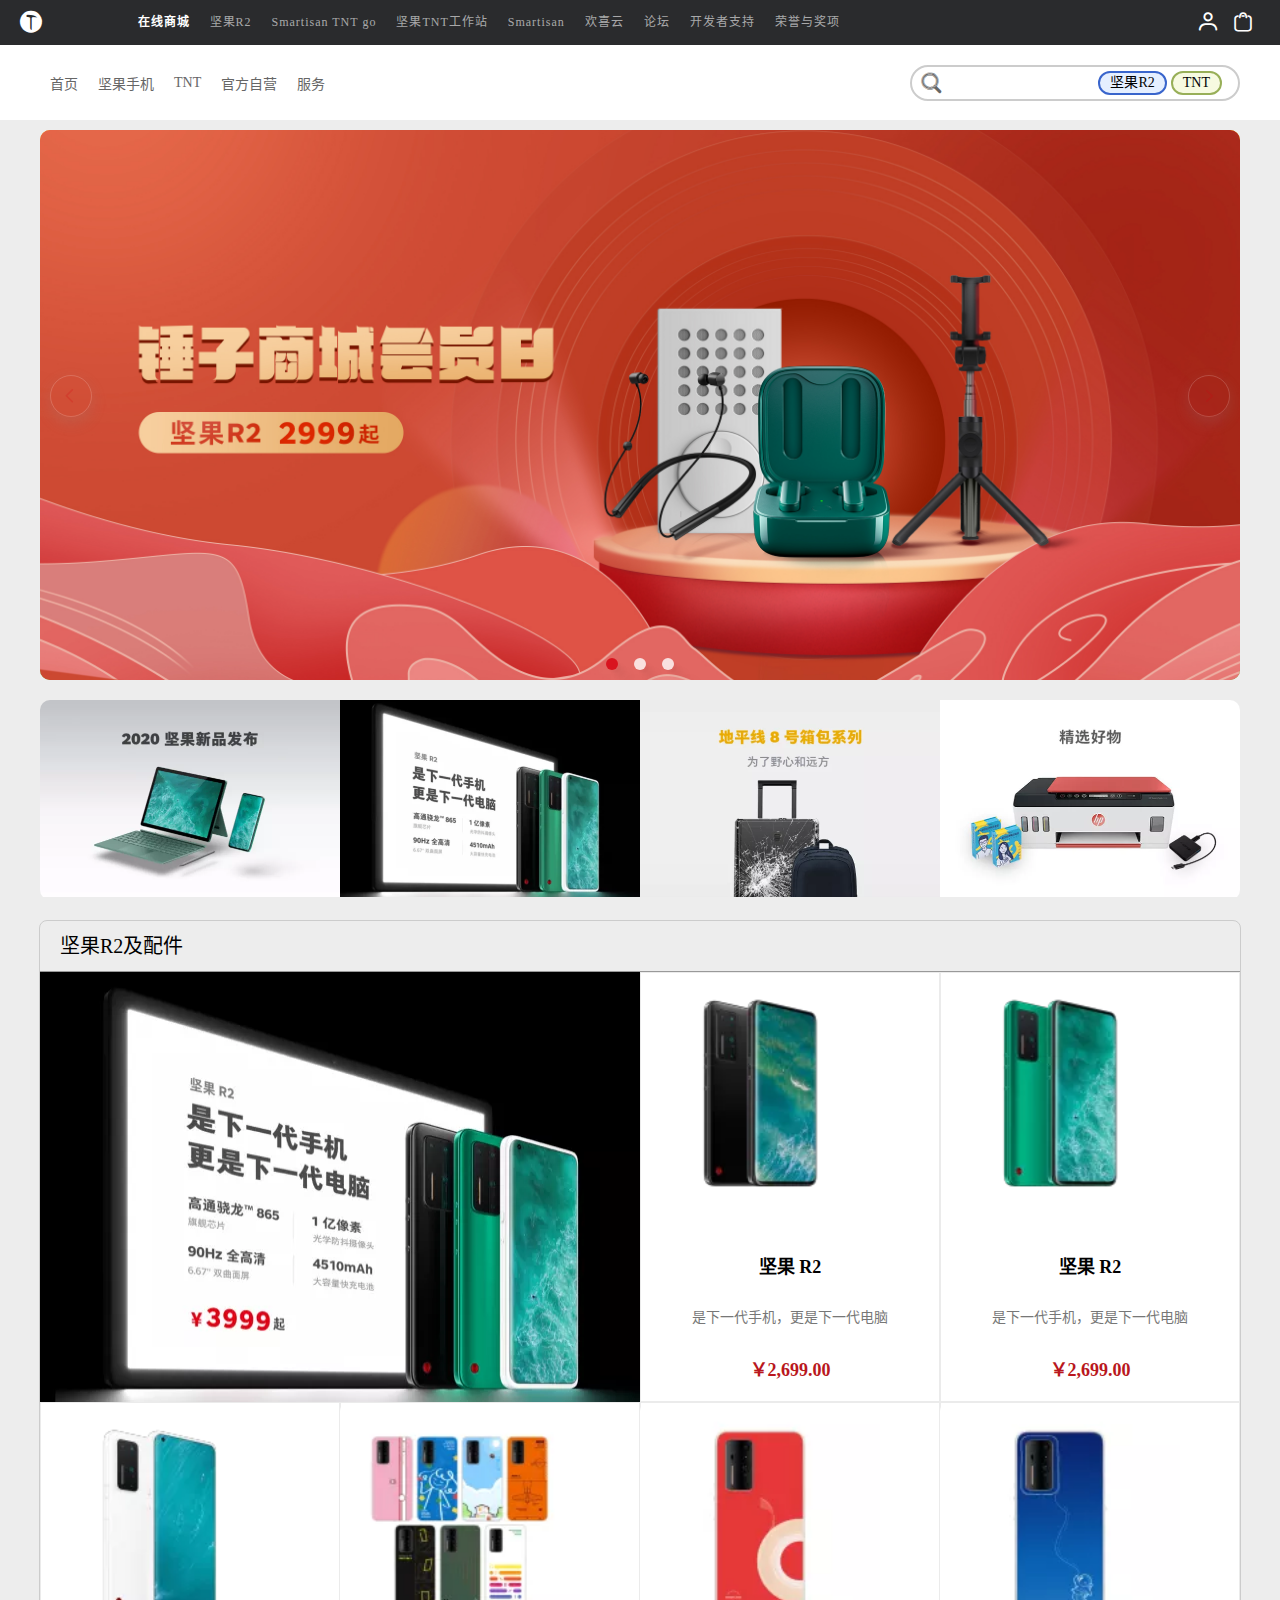
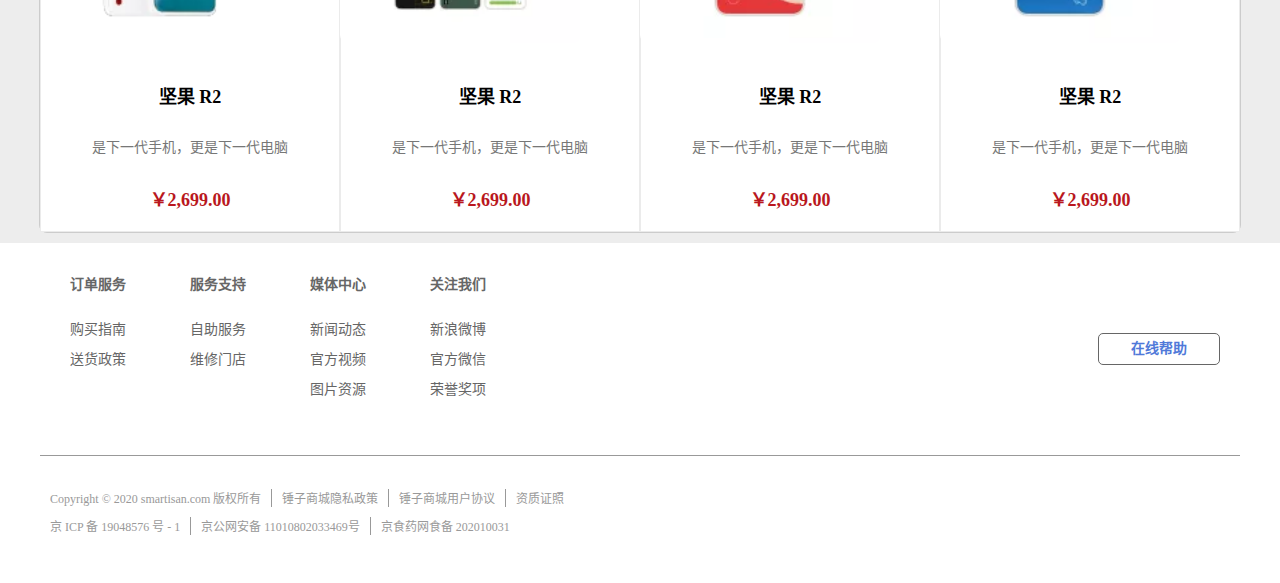
<file: index.html>
<!DOCTYPE html>
<html lang="zh-CN">

<head>
    <meta charset="UTF-8">
    <meta http-equiv="X-UA-Compatible" content="IE=edge">
    <meta name="viewport" content="width=device-width, initial-scale=1.0">
    <title>SmartisanMail</title>
    <link rel="shortcut icon" href="//static.smartisanos.cn/common/img/favicon.ico">
    <link rel="stylesheet" href="fonts/iconfont.css">
    <link rel="stylesheet" href="css/public.css" media="all and (max-width:1200px)">
    <link rel="stylesheet" href="css/mobile.css" media="all and (max-width:1200px)">
    <link rel="stylesheet" href="css/pc.css" media="all and (min-width:480px) and (max-width:1200px)" )>
    <link rel="stylesheet" href="css/max.css" media="all and (min-width:1200px)">
    <style>
        a {
            color: #fff;
            text-decoration: none;
        }
    </style>
</head>

<body>

    <!-- 移动端 -->
    <div class="container">

        <div class="search">
            <div class="input">
                <input id="search-input" type="text" placeholder="请输入搜索关键字">
                <span class="iconfont">&#xe61d;</span>
            </div>
        </div>

        <div class="content">


            <!-- 轮播图 -->
            <!-- <div class="slideshow2">
                <div class="slideshowImg2">
                    <img src="img/BAN1.jpg" alt="">
                    <img src="img/BAN2.jpg" alt="">
                    <img src="img/BAN3.png" alt="">
                </div>
                <div class="pointBox2">
                    <div class="item2"></div>
                    <div class="item2"></div>
                    <div class="item2"></div>
                </div>
                <div class="btn2">
                    <div class="item2"><span class="iconfont">&#xe608;</span></div>
                    <div class="item2"><span class="iconfont">&#xe775;</span></div>
                </div>

            </div> -->


            <div style="height: 45px;width:100%"></div>
            <div class="goods0">
                <div class="goods0-0">
                    <div class="banner">
                        <img src="img/ban1.webp" alt="">
                    </div>
                    <div class="goods0-1">
                        <div class="goods">
                            <img src="img/goods1.webp" alt="">
                        </div>
                        <div class="goods">
                            <img src="img/goods2.webp" alt="">
                        </div>
                        <div class="goods">
                            <img src="img/goods3.webp" alt="">
                        </div>
                        <div class="goods">
                            <img src="img/goods4.webp" alt="">
                        </div>
                    </div>

                </div>
            </div>

            <div class="goods0">
                <div class="goods0-0">
                    <div class="banner">
                        <img src="img/ban2.webp" alt="">
                    </div>
                    <div class="goods0-1">
                        <div class="goods">
                            <img src="img/goodsb1.webp" alt="">
                        </div>
                        <div class="goods">
                            <img src="img/goodsb2.webp" alt="">
                        </div>
                        <div class="goods">
                            <img src="img/goodsb3.webp" alt="">
                        </div>
                        <div class="goods">
                            <img src="img/goodsb4.webp" alt="">
                        </div>
                    </div>

                </div>
            </div>

            <!-- 商品推荐 -->
            <div class="goods1">
                <div class="title">更多商品</div>
                <div class="goods1-1">
                    <!-- 左边 -->
                    <div class="goods1-1-item">
                        <div class="goods1-1-item1">
                            <div class="img-box">
                                <img src="img/g1.webp" alt="">
                            </div>
                            <div class="title">坚果 R2</div>
                            <div class="price">￥2699</div>
                        </div>
                        <div class="goods1-1-item1">
                            <div class="img-box">
                                <img src="img/g3.webp" alt="">
                            </div>
                            <div class="title">Smartisan TNT go</div>
                            <div class="price">￥1699</div>
                        </div>
                        <div class="goods1-1-item1">
                            <div class="img-box">
                                <img src="img/g5.webp" alt="">
                            </div>
                            <div class="title">Smartisan 智能手写笔</div>
                            <div class="price">￥499</div>
                        </div>
                    </div>
                    <!-- 右边 -->
                    <div class="goods1-1-item">
                        <div class="goods1-1-item1">
                            <div class="img-box">
                                <img src="img/g2.webp" alt="">
                            </div>
                            <div class="title">Smartisan TNT 大满足套装</div>
                            <div class="price">￥3999</div>
                        </div>
                        <div class="goods1-1-item1">
                            <div class="img-box">
                                <img src="img/g2.webp" alt="">
                            </div>
                            <div class="title">Smartisan 真无线蓝牙耳机（抖音文创限量款）</div>
                            <div class="price">￥299</div>
                        </div>
                        <div class="goods1-1-item1">
                            <div class="img-box">
                                <img src="img/g6.webp" alt="">
                            </div>
                            <div class="title">足迹保护套 人类首次公开使用乙醚 for iPhone 11</div>
                            <div class="price">￥29</div>
                        </div>
                    </div>
                </div>
            </div>
            <div style="height: 60px;width: 100%;"></div>

        </div>
        


        <div class="nav-bottom">
            <div class="item">
                <span class="iconfont">&#xe61b;</span>
                <p>首页</p>
            </div>
            <div class="item">
                <span class="iconfont">&#xe618;</span>
                <p>分类</p>
            </div>
            <div class="item">
                <span class="iconfont">&#xe65a;</span>
                <p>购物车</p>
            </div>
            <div class="item">
                <span class="iconfont">&#xe61e;</span>
                <p>个人中心</p>
            </div>
        </div>

    </div>

    <!-- pc -->
    <div class="pc">

        <div class="header">
            <div class="nav1">
                <div class="logo"><span class="iconfont">&#xe695;</span></div>
                <div class="nav1-box">
                    <div class="item">在线商城</div>
                    <div class="item" onclick="toDetail()">坚果R2</div>
                    <div class="item" onclick="toNone()">Smartisan TNT go</div>
                    <div class="item" onclick="toNone()">坚果TNT工作站</div>
                    <div class="item" onclick="toNone()">Smartisan</div>
                    <div class="item" onclick="toNone()">欢喜云</div>
                    <div class="item" onclick="toNone()">论坛</div>
                    <div class="item" onclick="toNone()">开发者支持</div>
                    <div class="item" onclick="toNone()">荣誉与奖项</div>
                </div>
                <div class="btn">
                    <div class="item" onclick="toPerson()">
                        <span class="iconfont">&#xe61e;</span>
                        <div class="items">
                            <div onclick="my()">我的</div>
                            <div onclick="exitLogin()">退出登录</div>
                        </div>
                    </div>
                    <div class="item" onclick="toCart()"><span class="iconfont">&#xe65a;</span></div>
                </div>
            </div>
            <div class="nav2">
                <div class="nav2-box">

                    <div class="nav2-item-box">
                        <div class="item">首页</div>
                        <div class="item">坚果手机</div>
                        <div class="item">TNT</div>
                        <div class="item">官方自营</div>
                        <div class="item">服务</div>
                    </div>
                    <div class="search">
                        <div class="input-box">
                            <input type="text">
                            <div class="search-key">
                                <div class="key-item">坚果R2</div>
                                <div class="key-item">TNT</div>
                            </div>
                            <div class="icon"><span class="iconfont">&#xe61d;</span></div>
                        </div>
                    </div>
                </div>
                <div class="nav2-second">

                    <div class="second">
                        <div class="item" onclick="toDetail()">
                            <div class="item-img">
                                <img src="img/g1.webp" alt="">
                            </div>
                            <div class="title">手机</div>
                        </div>
                        <div class="item" onclick="toDetail()">
                            <div class="item-img">
                                <img src="img/g2.webp" alt="">
                            </div>
                            <div class="title">TNT全家桶</div>
                        </div>
                        <div class="item" onclick="toDetail()">
                            <div class="item-img">
                                <img src="img/g3.webp" alt="">
                            </div>
                            <div class="title">TNT go</div>
                        </div>
                        <div class="item" onclick="toDetail()">
                            <div class="item-img">
                                <img src="img/g4.webp" alt="">
                            </div>
                            <div class="title">耳机</div>
                        </div>
                        <div class="item" onclick="toDetail()">
                            <div class="item-img">
                                <img src="img/g6.webp" alt="">
                            </div>
                            <div class="title">官方配件</div>
                        </div>
                    </div>

                    <div class="second">
                        <div class="item" onclick="toDetail()">
                            <div class="item-img">
                                <img src="img/g1.webp" alt="">
                            </div>
                            <div class="title">坚果 R2</div>
                        </div>
                    </div>

                    <div class="second">
                        <div class="item" onclick="toDetail()">
                            <div class="item-img">
                                <img src="img/g2.webp" alt="">
                            </div>
                            <div class="title">TNT全家桶</div>
                        </div>
                        <div class="item" onclick="toDetail()">
                            <div class="item-img">
                                <img src="img/g3.webp" alt="">
                            </div>
                            <div class="title">TNT go</div>
                        </div>
                    </div>

                    <div class="second">
                        <div class="item" onclick="toDetail()">
                            <div class="item-img">
                                <img src="img/c1-4-1.webp" alt="">
                            </div>
                            <div class="title">显示器</div>
                        </div>
                    </div>

                    <div class="second">
                        <div class="item">
                            <div class="item-img">
                                <img src="img/se1.png" alt="">
                            </div>
                            <div class="title">保修服务</div>
                        </div>
                        <div class="item">
                            <div class="item-img">
                                <img src="img/se2.png" alt="">
                            </div>
                            <div class="title">在线服务</div>
                        </div>
                        <div class="item">
                            <div class="item-img">
                                <img src="img/se3.png" alt="">
                            </div>
                            <div class="title">服务政策</div>
                        </div>
                        <div class="item">
                            <div class="item-img">
                                <img src="img/se4.png" alt="">
                            </div>
                            <div class="title">发起售后</div>
                        </div>
                        <div class="item">
                            <div class="item-img">
                                <img src="img/se5.png" alt="">
                            </div>
                            <div class="title">维修门店</div>
                        </div>
                        <div class="item">
                            <div class="item-img">
                                <img src="img/se6.png" alt="">
                            </div>
                            <div class="title">自助服务</div>
                        </div>
                    </div>

                </div>


            </div>
        </div>

        <div class="content">

            <!-- 轮播图 -->
            <div class="slideshow">
                <div class="slideshowImg">
                    <img src="img/BAN1.jpg" alt="">
                    <img src="img/BAN2.jpg" alt="">
                    <img src="img/BAN3.png" alt="">
                </div>
                <div class="pointBox">
                    <div class="item"></div>
                    <div class="item"></div>
                    <div class="item"></div>
                </div>
                <div class="btn">
                    <div class="item"><span class="iconfont">&#xe608;</span></div>
                    <div class="item"><span class="iconfont">&#xe775;</span></div>
                </div>

            </div>

            <!-- banner1 -->
            <div class="banner1">
                <div class="item">
                    <img src="img/ban1-1.webp" alt="">
                </div>
                <div class="item">
                    <img src="img/ban1-2.webp" alt="">
                </div>
                <div class="item">
                    <img src="img/ban1-3.webp" alt="">
                </div>
                <div class="item">
                    <img src="img/ban1-4.webp" alt="">
                </div>
            </div>

            <div class="goods-box">
                <div class="top-title">坚果R2及配件</div>
                <div class="media-box">
                    <div class="left"><img src="img/bg1.webp" alt=""></div>
                    <div class="right">
                        <div class="item" onclick="toDetail()">
                            <div class="img"><img src="img/bg1-1.webp" alt=""></div>
                            <div class="title">坚果 R2</div>
                            <p>是下一代手机，更是下一代电脑</p>
                            <div class="price">￥2,699.00</div>
                        </div>
                        <div class="item" onclick="toDetail()">
                            <div class="img"><img src="img/bg1-2.webp" alt=""></div>
                            <div class="title">坚果 R2</div>
                            <p>是下一代手机，更是下一代电脑</p>
                            <div class="price">￥2,699.00</div>
                        </div>
                    </div>
                </div>
                <div class="bottom-box">
                    <div class="item" onclick="toDetail()">
                        <div class="img"><img src="img/bg1-3.webp" alt=""></div>
                        <div class="title">坚果 R2</div>
                        <p>是下一代手机，更是下一代电脑</p>
                        <div class="price">￥2,699.00</div>
                    </div>
                    <div class="item" onclick="toDetail()">
                        <div class="img"><img src="img/bg1-4.webp" alt=""></div>
                        <div class="title">坚果 R2</div>
                        <p>是下一代手机，更是下一代电脑</p>
                        <div class="price">￥2,699.00</div>
                    </div>
                    <div class="item" onclick="toDetail()">
                        <div class="img"><img src="img/bg1-5.webp" alt=""></div>
                        <div class="title">坚果 R2</div>
                        <p>是下一代手机，更是下一代电脑</p>
                        <div class="price">￥2,699.00</div>
                    </div>
                    <div class="item" onclick="toDetail()">
                        <div class="img"><img src="img/bg1-6.webp" alt=""></div>
                        <div class="title">坚果 R2</div>
                        <p>是下一代手机，更是下一代电脑</p>
                        <div class="price">￥2,699.00</div>
                    </div>
                </div>
            </div>

        </div>

        <div class="footer">
            <div class="top">
                <div class="top-left">
                    <div class="item">
                        <div class="item-title">订单服务</div>
                        <div class="item-child">
                            <div class="item1">购买指南</div>
                            <div class="item1">送货政策</div>
                        </div>
                    </div>
                    <div class="item">
                        <div class="item-title">服务支持</div>
                        <div class="item-child">
                            <div class="item1">自助服务</div>
                            <div class="item1">维修门店</div>
                        </div>
                    </div>
                    <div class="item">
                        <div class="item-title">媒体中心</div>
                        <div class="item-child">
                            <div class="item1">新闻动态</div>
                            <div class="item1">官方视频</div>
                            <div class="item1">图片资源</div>
                        </div>
                    </div>
                    <div class="item">
                        <div class="item-title">关注我们</div>
                        <div class="item-child">
                            <div class="item1">新浪微博</div>
                            <div class="item1">官方微信</div>
                            <div class="item1">荣誉奖项</div>
                        </div>
                    </div>
                </div>
                <div class="top-right">
                    <div class="btn">在线帮助</div>
                </div>
            </div>
            <div class="bottom">
                <ul>
                    <li>Copyright © 2020 smartisan.com 版权所有</li>
                    <li>锤子商城隐私政策</li>
                    <li>锤子商城用户协议</li>
                    <li>资质证照</li>
                </ul>
                <ul>
                    <li>京 ICP 备 19048576 号 - 1</li>
                    <li>京公网安备 11010802033469号</li>
                    <li>京食药网食备 202010031</li>
                </ul>
            </div>
        </div>

    </div>


    
</body>

<script>
    (function () {
        let item = document.querySelectorAll('.nav-bottom>.item');
        for (let i = 0; i < item.length; i++) {
            item[i].onclick = function () {
                switch (i) {
                    case 0:
                        window.location.href = "index.html";
                        break
                    case 1:
                        window.location.href = "app/category.html";
                        break
                    case 2:
                        window.location.href = "app/category.html";
                        break
                    case 3:
                        window.location.href = "app/person.html";
                }
            }
        }
    }());
</script>

<script src="js/index.js"></script>
<script src="js/pc-index.js"></script>

</html>
</file>
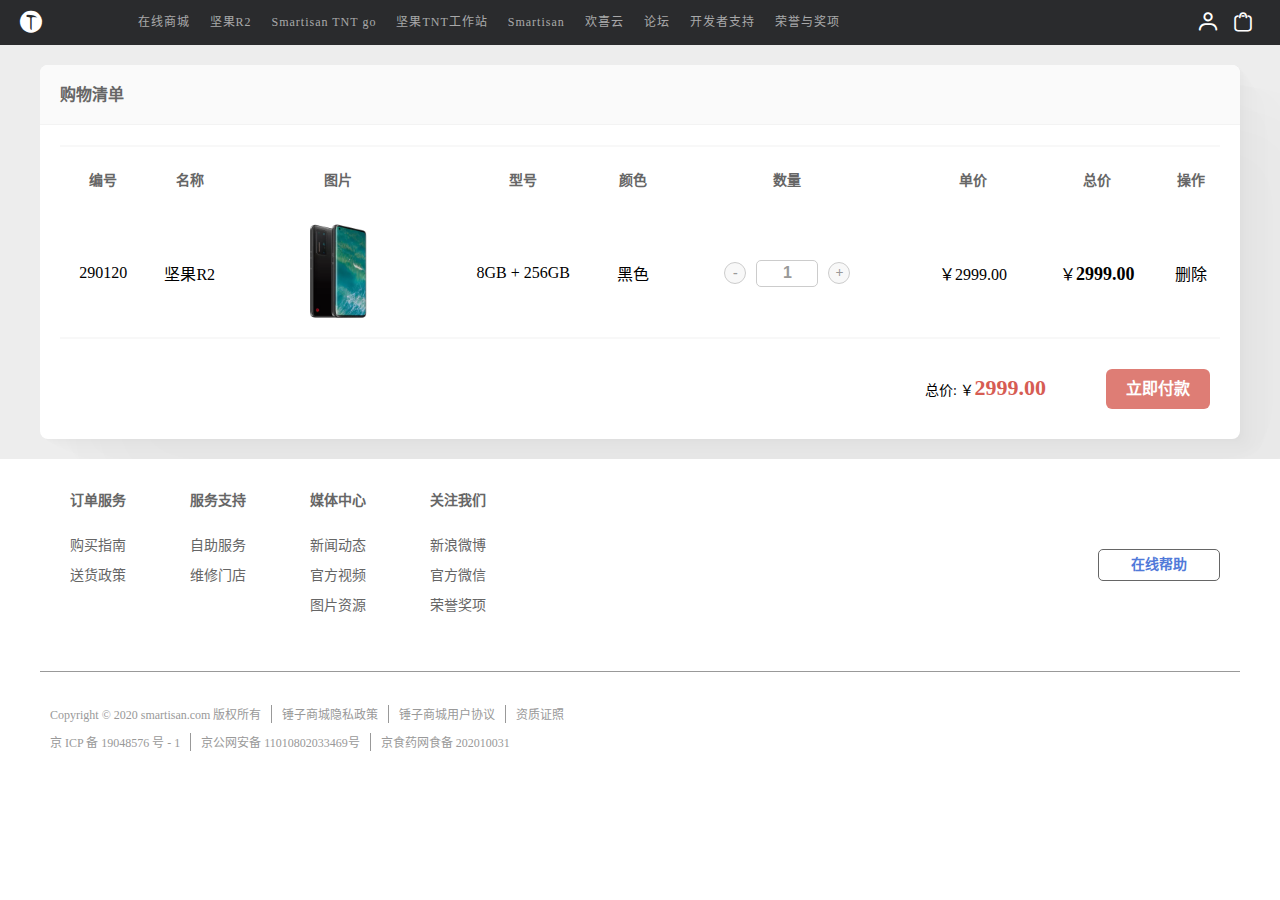
<file: app/cart.html>
<!DOCTYPE html>
<html lang="zh-CN">

<head>
    <meta charset="UTF-8">
    <meta http-equiv="X-UA-Compatible" content="IE=edge">
    <meta name="viewport" content="width=device-width, initial-scale=1.0">
    <title>购物车</title>
    <link rel="shortcut icon" href="//static.smartisanos.cn/common/img/favicon.ico">
    <link rel="stylesheet" href="../fonts/iconfont.css">
    <link rel="stylesheet" href="../css/public.css" media="all and (max-width:1200px)">
    <link rel="stylesheet" href="../css/mobile.css"  media="all and (max-width:1200px)">
    <link rel="stylesheet" href="../css/cart.css" media="all and (max-width:1200px)">
    <link rel="stylesheet" href="../css/pc.css" media="all and (min-width:480px) and (max-width:1200px)" )>
    <link rel="stylesheet" href="../css/max-cart.css" media="all and (min-width:1200px)">
    <link rel="stylesheet" href="../css/max.css" media="all and (min-width:1200px)">

    <!-- <script src="../js/index.js"></script> -->
</head>

<body>

    <div class="container">


        <div class="title">
            <p>购物车</p>
        </div>


        <div class="content">

            <div class="none-box">
                <div class="logo">
                    <span class="iconfont">&#xe65a;</span>
                </div>
                <div class="p1">购物车暂无商品</div>
                <div class="p2">添加到购物车的商品将会显示在这里</div>
                <div class="btn">
                    <div class="btn1">登录</div>
                    <div class="btn1">现在选购</div>
                </div>
            </div>

        </div>


        <div class="nav-bottom">
            <div class="item" style="color: #666;">
                <span class="iconfont">&#xe61b;</span>
                <p>首页</p>
            </div>
            <div class="item">
                <span class="iconfont">&#xe618;</span>
                <p>分类</p>
            </div>
            <div class="item" style="color: #b91720;">
                <span class="iconfont">&#xe65a;</span>
                <p>购物车</p>
            </div>
            <div class="item">
                <span class="iconfont">&#xe61e;</span>
                <p>个人中心</p>
            </div>
        </div>

    </div>

    <!-- pc -->
    <div class="pc">

        <div class="header">
            <div class="nav1">
                <div class="logo"><span class="iconfont">&#xe695;</span></div>
                <div class="nav1-box">
                    <div class="item" onclick="toIndex()">在线商城</div>
                    <div class="item" onclick="toDetail()">坚果R2</div>
                    <div class="item" onclick="toNone()">Smartisan TNT go</div>
                    <div class="item" onclick="toNone()">坚果TNT工作站</div>
                    <div class="item" onclick="toNone()">Smartisan</div>
                    <div class="item" onclick="toNone()">欢喜云</div>
                    <div class="item" onclick="toNone()">论坛</div>
                    <div class="item" onclick="toNone()">开发者支持</div>
                    <div class="item" onclick="toNone()">荣誉与奖项</div>
                </div>
                <div class="btn">
                    <div class="item" onclick="toPerson()">
                        <span class="iconfont">&#xe61e;</span>
                        <div class="items">
                            <div onclick="my()">我的</div>
                            <div onclick="exitLogin()">退出登录</div>
                        </div>
                    </div>
                    <div class="item" onclick="toCart()"><span class="iconfont">&#xe65a;</span></div>
                </div>
            </div>
        </div>

        <div class="content">
            
            <div class="cart">
                <div class="title">购物清单</div>
                <div class="null">
                    <img src="../img/null-cart.png" alt="">
                    <p>您的购物车还没有商品</p>
                    <div class="btn">选在选购</div>
                </div>
                <div class="goods">
                    <table>
                        <thead>
                            <tr>
                                <td>编号</td>
                                <td>名称</td>
                                <td>图片</td>
                                <td>型号</td>
                                <td>颜色</td>
                                <td>数量</td>
                                <td>单价</td>
                                <td>总价</td>
                                <td>操作</td>

                            </tr>
                        </thead>
                        <tbody>
                            <tr class="good">
                                <td>290120</td>
                                <td>坚果R2</td>
                                <td><img src="../img/g1.webp" alt=""></td>
                                <td>8GB + 256GB</td>
                                <td>黑色</td>
                                <td>
                                    <div class="numBox">
                                        <div class="subtract">-</div>
                                        <input type="number" value="1">
                                        <div class="plus">+</div>
                                    </div>
                                </td>
                                <td>￥<span class="price">2999.00</span></td>
                                <td>￥<span class="aTotal">2999.00</span></td>
                                <td class="delete">删除</td>
                            </tr>
                        </tbody>
                    </table>
                    <div class="pay">
                        <div class="total">总价: ￥<span id="totalPrice">0.0</span> </div>
                        <div class="nowPay">立即付款</div>
                    </div>
                </div>
            </div>

        </div>

        <div class="footer">
            <div class="top">
                <div class="top-left">
                    <div class="item">
                        <div class="item-title">订单服务</div>
                        <div class="item-child">
                            <div class="item1">购买指南</div>
                            <div class="item1">送货政策</div>
                        </div>
                    </div>
                    <div class="item">
                        <div class="item-title">服务支持</div>
                        <div class="item-child">
                            <div class="item1">自助服务</div>
                            <div class="item1">维修门店</div>
                        </div>
                    </div>
                    <div class="item">
                        <div class="item-title">媒体中心</div>
                        <div class="item-child">
                            <div class="item1">新闻动态</div>
                            <div class="item1">官方视频</div>
                            <div class="item1">图片资源</div>
                        </div>
                    </div>
                    <div class="item">
                        <div class="item-title">关注我们</div>
                        <div class="item-child">
                            <div class="item1">新浪微博</div>
                            <div class="item1">官方微信</div>
                            <div class="item1">荣誉奖项</div>
                        </div>
                    </div>
                </div>
                <div class="top-right">
                    <div class="btn">在线帮助</div>
                </div>
            </div>
            <div class="bottom">
                <ul>
                    <li>Copyright © 2020 smartisan.com 版权所有</li>
                    <li>锤子商城隐私政策</li>
                    <li>锤子商城用户协议</li>
                    <li>资质证照</li>
                </ul>
                <ul>
                    <li>京 ICP 备 19048576 号 - 1</li>
                    <li>京公网安备 11010802033469号</li>
                    <li>京食药网食备 202010031</li>
                </ul>
            </div>
        </div>

    </div>

    <script>
        (function () {
            let item = document.querySelectorAll('.nav-bottom>.item');
            for (let i = 0; i < item.length; i++) {
                item[i].onclick = function () {
                    switch (i) {
                        case 0:
                            window.location.href = "../index.html";
                            break
                        case 1:
                            window.location.href = "./category.html";
                            break
                        case 2:
                            window.location.href = "./category.html";
                            break
                        case 3:
                            window.location.href = "./person.html";
                    }
                }
            }
        }());
    </script>

</body>
<script src="../js/cart.js"></script>

</html>
</file>
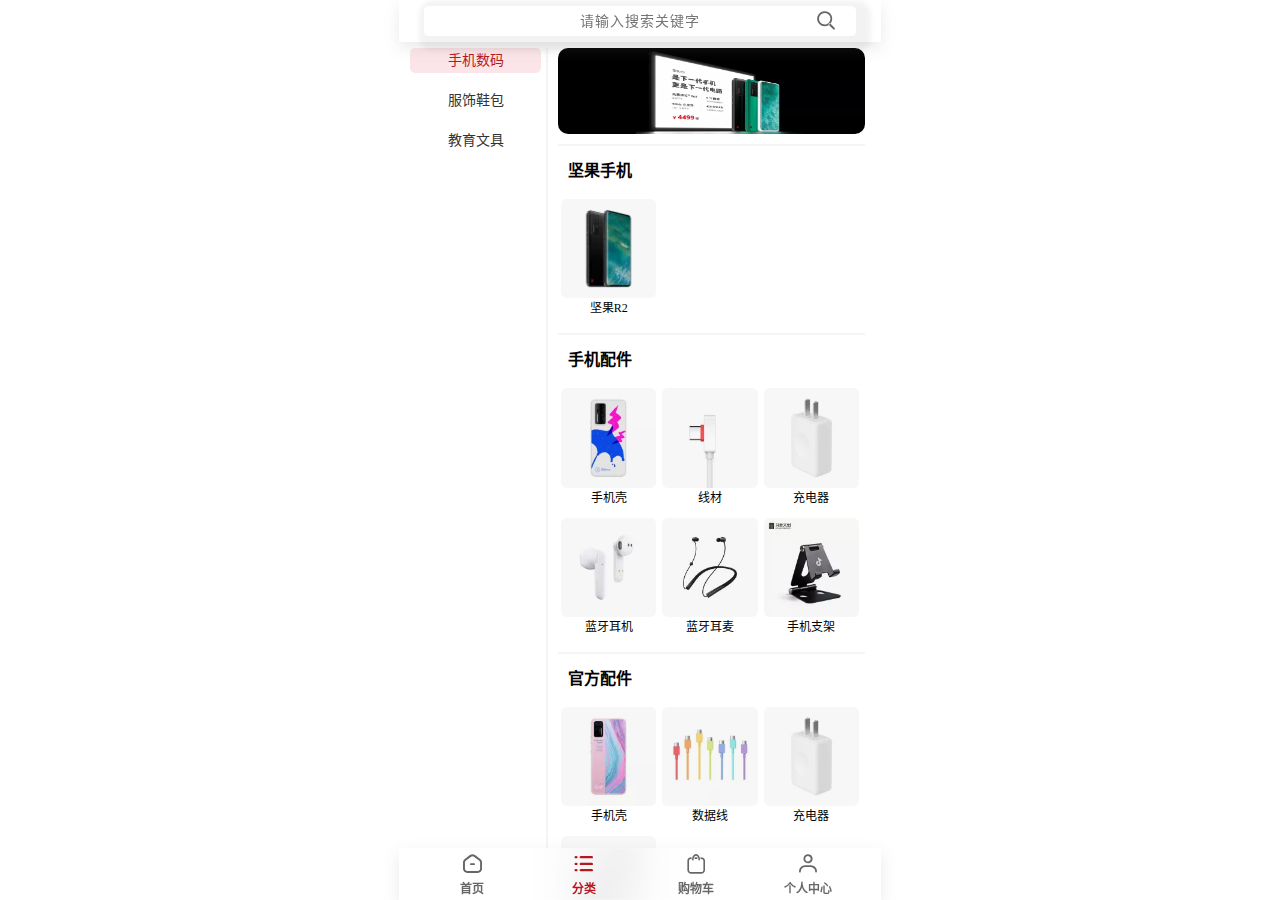
<file: app/category.html>
<!DOCTYPE html>
<html lang="zh-CN">

<head>
    <meta charset="UTF-8">
    <meta http-equiv="X-UA-Compatible" content="IE=edge">
    <meta name="viewport" content="width=device-width, initial-scale=1.0">
    <title>锤子商城</title>
    <link rel="shortcut icon" href="//static.smartisanos.cn/common/img/favicon.ico">
    <link rel="stylesheet" href="../fonts/iconfont.css">
    <link rel="stylesheet" href="../css/public.css">
    <link rel="stylesheet" href="../css/category.css">
    <link rel="stylesheet" href="../css/mobile.css">
    <link rel="stylesheet" href="../css/pc.css" media="all and (min-width:480px)" >

    <script src="../js/index.js"></script>
</head>

<body>

    <div class="container">

        <div class="search">
            <div class="input">
                <input type="text" placeholder="请输入搜索关键字">
                <span class="iconfont">&#xe61d;</span>
            </div>
        </div>

        <div class="content">

            
                <!-- 左边选项 -->
                <div class="nav">
                    <div class="item">手机数码</div>
                    <div class="item">服饰鞋包</div>
                    <div class="item">教育文具</div>
                </div>
                <!-- 右边具体分类内容 -->
                <div class="nav-content">
                    <!-- 第一个分类内容-start -->
                    <div class="nav-content-item">
                        <div class="banner"><img src="../img/cb1.webp" alt=""></div>
                        <!-- 一个大类的父级盒子 -->
                        <div class="item-box">

                            <!-- 子分类n -->
                            <div class="category-item">
                                <!-- 子分类标题 -->
                                <div class="title">坚果手机</div>
                                <!-- 子分类选项 -->
                                <div class="item-all-box">

                                    <div class="item-box">
                                        <div class="item1-img">
                                            <img src="../img/c1.webp" alt="">
                                        </div>
                                        <div class="name">坚果R2</div>
                                    </div>

                                </div>
                            </div>

                            <!-- 子分类n -->
                            <div class="category-item">
                                <!-- 子分类标题 -->
                                <div class="title">手机配件</div>
                                <!-- 子分类选项 -->
                                <div class="item-all-box">

                                    <div class="item-box">
                                        <div class="item1-img">
                                            <img src="../img/c1-2-1.webp" alt="">
                                        </div>
                                        <div class="name">手机壳</div>
                                    </div>
                                    <div class="item-box">
                                        <div class="item1-img">
                                            <img src="../img/c1-2-2.webp" alt="">
                                        </div>
                                        <div class="name">线材</div>
                                    </div>
                                    <div class="item-box">
                                        <div class="item1-img">
                                            <img src="../img/c1-2-3.webp" alt="">
                                        </div>
                                        <div class="name">充电器</div>
                                    </div>
                                    <div class="item-box">
                                        <div class="item1-img">
                                            <img src="../img/c1-2-4.webp" alt="">
                                        </div>
                                        <div class="name">蓝牙耳机</div>
                                    </div>
                                    <div class="item-box">
                                        <div class="item1-img">
                                            <img src="../img/c1-2-5.webp" alt="">
                                        </div>
                                        <div class="name">蓝牙耳麦</div>
                                    </div>
                                    <div class="item-box">
                                        <div class="item1-img">
                                            <img src="../img/c1-2-6.webp" alt="">
                                        </div>
                                        <div class="name">手机支架</div>
                                    </div>

                                </div>
                            </div>

                            <!-- 子分类n -->
                            <div class="category-item">
                                <!-- 子分类标题 -->
                                <div class="title">官方配件</div>
                                <!-- 子分类选项 -->
                                <div class="item-all-box">

                                    <div class="item-box">
                                        <div class="item1-img">
                                            <img src="../img/c1-3-1.webp" alt="">
                                        </div>
                                        <div class="name">手机壳</div>
                                    </div>

                                    <div class="item-box">
                                        <div class="item1-img">
                                            <img src="../img/c1-3-2.webp" alt="">
                                        </div>
                                        <div class="name">数据线</div>
                                    </div>

                                    <div class="item-box">
                                        <div class="item1-img">
                                            <img src="../img/c1-3-3.webp" alt="">
                                        </div>
                                        <div class="name">充电器</div>
                                    </div>

                                    <div class="item-box">
                                        <div class="item1-img">
                                            <img src="../img/c1-2-4.webp" alt="">
                                        </div>
                                        <div class="name">蓝牙耳机</div>
                                    </div>

                                </div>
                            </div>

                            <!-- 子分类n -->
                            <div class="category-item">
                                <!-- 子分类标题 -->
                                <div class="title">TNT</div>
                                <!-- 子分类选项 -->
                                <div class="item-all-box">

                                    <div class="item-box">
                                        <div class="item1-img">
                                            <img src="../img/c1-4-1.webp" alt="">
                                        </div>
                                        <div class="name">TNT go</div>
                                    </div>

                                    <div class="item-box">
                                        <div class="item1-img">
                                            <img src="../img/c1-4-2.webp" alt="">
                                        </div>
                                        <div class="name">TNT 大满足</div>
                                    </div>

                                    <div class="item-box">
                                        <div class="item1-img">
                                            <img src="../img/c1-4-3.webp" alt="">
                                        </div>
                                        <div class="name">电容笔</div>
                                    </div>

                                    <div class="item-box">
                                        <div class="item1-img">
                                            <img src="../img/c1-4-4.webp" alt="">
                                        </div>
                                        <div class="name">扩展坞</div>
                                    </div>

                                    <div class="item-box">
                                        <div class="item1-img">
                                            <img src="../img/c1-4-5.webp" alt="">
                                        </div>
                                        <div class="name">手机支架</div>
                                    </div>

                                </div>
                            </div>

                        </div>
                    </div>
                    <!-- 第一个分类内容-over -->


                    <!-- 第二个分类内容-start -->
                    <div class="nav-content-item">
                        <div class="banner"><img src="../img/cb2.webp" alt=""></div>
                        <!-- 一个大类的父级盒子 -->
                        <div class="item-box">
                            <!-- 子分类n -->
                            <div class="category-item">
                                <!-- 子分类标题 -->
                                <div class="title">箱包</div>
                                <!-- 子分类选项 -->
                                <div class="item-all-box">

                                    <div class="item-box">
                                        <div class="item1-img">
                                            <img src="../img/c2-1.webp" alt="">
                                        </div>
                                        <div class="name">背包</div>
                                    </div>

                                </div>
                            </div>

                        </div>
                    </div>
                    <!-- 第二个分类内容-over -->

                    <!-- 第三个分类内容-start -->
                    <div class="nav-content-item">
                        <div class="banner"><img src="../img/cb3.webp" alt=""></div>
                        <!-- 一个大类的父级盒子 -->
                        <div class="item-box">
                            <!-- 子分类n -->
                            <div class="category-item">
                                <!-- 子分类标题 -->
                                <div class="title">教育办公文具</div>
                                <!-- 子分类选项 -->
                                <div class="item-all-box">


                                    <div class="item-box">
                                        <div class="item1-img">
                                            <img src="../img/c2-1.webp" alt="">
                                        </div>
                                        <div class="name">抖音文创</div>
                                    </div>

                                </div>
                            </div>


                        </div>

                    </div>
                    <!-- 第三个分类内容-over -->
                </div>

            
        </div>

        <div class="nav-bottom">
            <div class="item" style="color: #666;">
                <span class="iconfont">&#xe61b;</span>
                <p>首页</p>
            </div>
            <div class="item" style="color: #b91720;">
                <span class="iconfont">&#xe618;</span>
                <p>分类</p>
            </div>
            <div class="item">
                <span class="iconfont">&#xe65a;</span>
                <p>购物车</p>
            </div>
            <div class="item">
                <span class="iconfont">&#xe61e;</span>
                <p>个人中心</p>
            </div>
        </div>

    </div>


    <script>
        (function () {
            let item = document.querySelectorAll('.nav-bottom>.item');
            for (let i = 0; i < item.length; i++) {
                item[i].onclick = function () {
                    switch (i) {
                        case 0:
                            window.location.href = "../index.html";
                            break
                        case 1:
                            window.location.href = "";
                            break
                        case 2:
                            window.location.href = "./cart.html";
                            break
                        case 3:
                            window.location.href = "./person.html";
                    }
                }
            }
        }());

        // 点击选项卡显示对应分类
        let nav = document.querySelectorAll('.nav>.item');
        let category = document.querySelectorAll('.nav-content-item');

        for (let i = 0; i < nav.length; i++) {
            nav[i].onclick = function () {
                //显示对应导航栏背景
                nav[i].setAttribute(
                    'style',
                    `
                    background:rgba(221, 0, 27,.1);
                    border-radius: 5px;
                    color: #b91720;
                    `
                );
                //显示对应分类
                category[i].setAttribute('style', 'display:block');

                //清除其它导航栏背景
                (function (index) {
                    for (let j = 0; j < nav.length; j++) {
                        if (j === index) {
                            continue;
                        } else {
                            nav[j].setAttribute(
                                'style',
                                `
                                background:#fff;
                                border-radius: 5px;
                                color: #333;
                                `
                            );
                            category[j].setAttribute('style', 'display:none');
                        }
                    }
                }(i));
            }
        }
    </script>

</body>

</html>
</file>
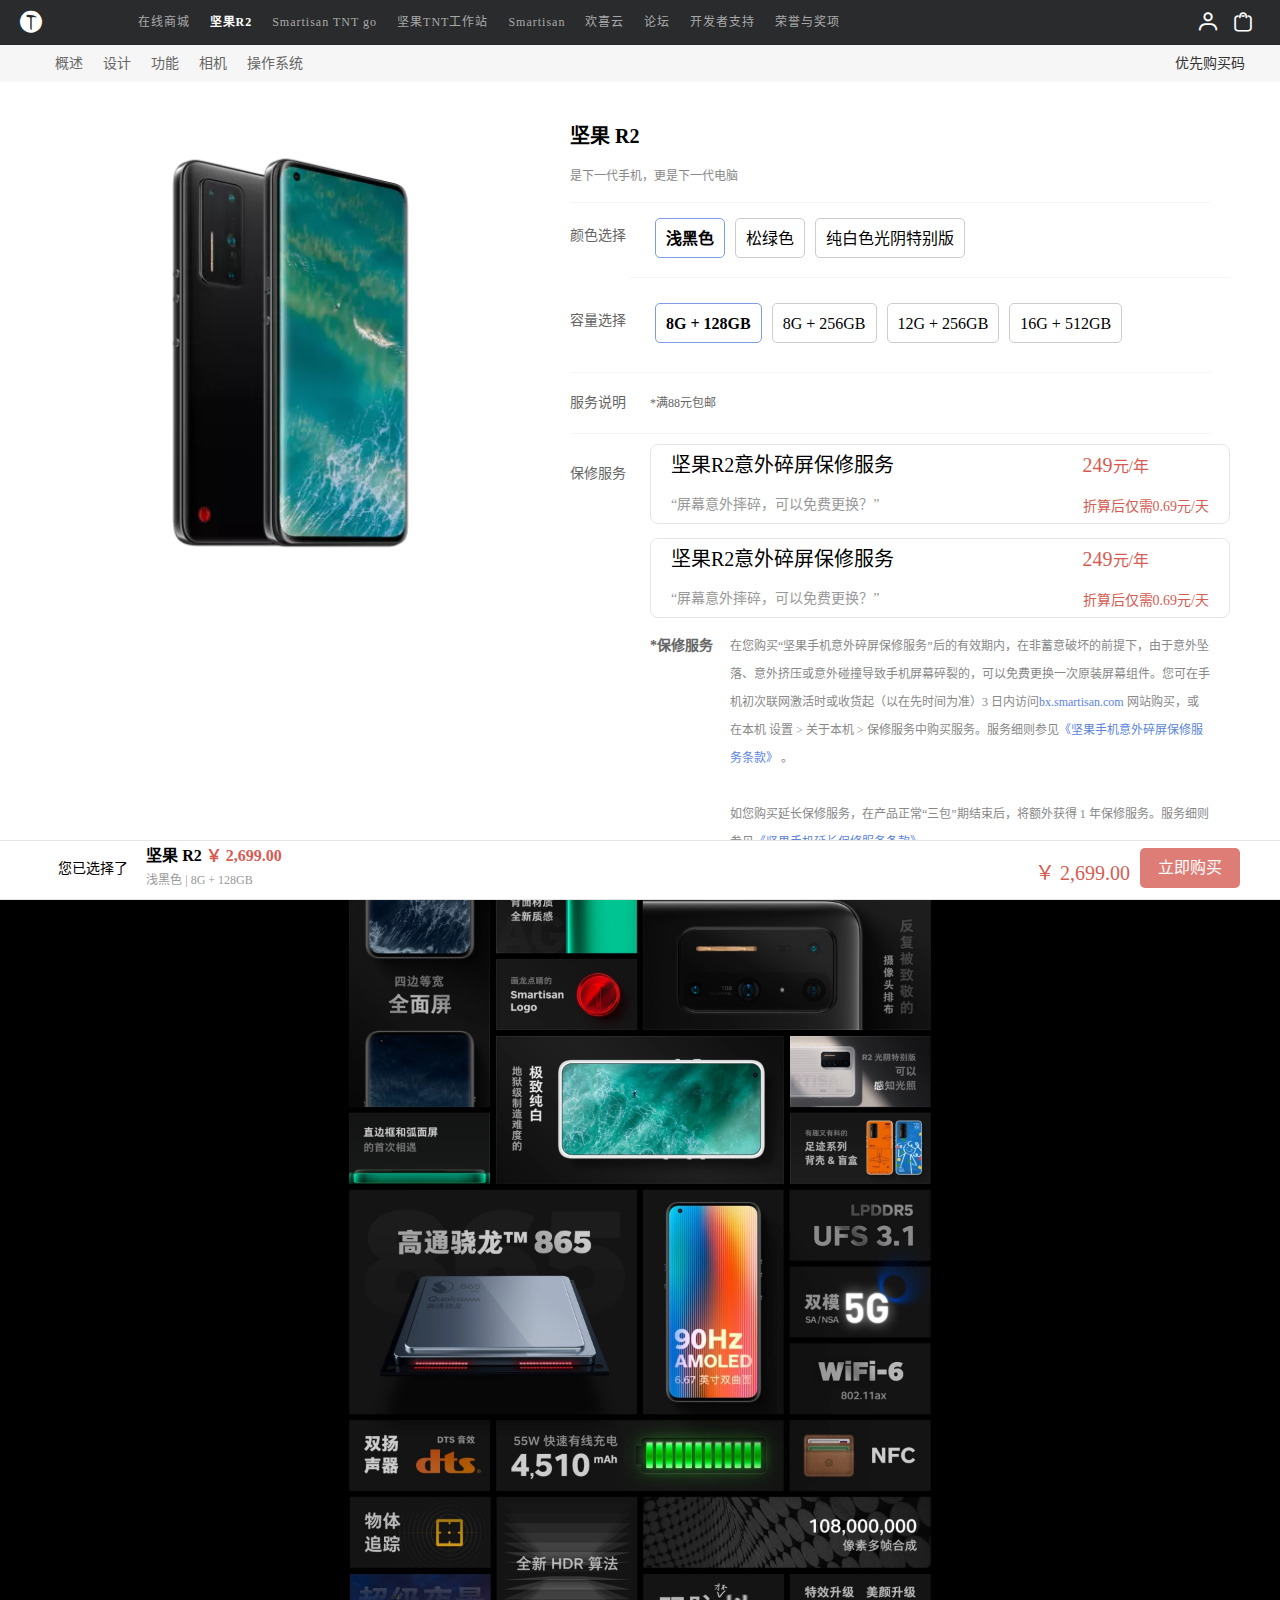
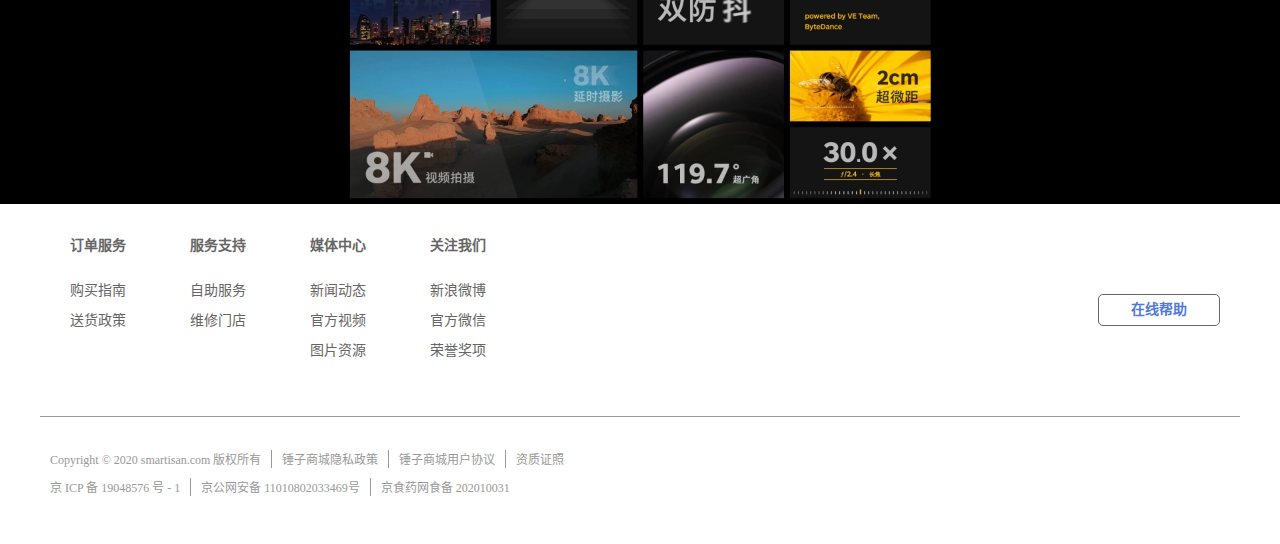
<file: app/detail.html>
<!DOCTYPE html>
<html lang="zh-CN">

<head>
    <meta charset="UTF-8">
    <meta http-equiv="X-UA-Compatible" content="IE=edge">
    <meta name="viewport" content="width=device-width, initial-scale=1.0">
    <title>坚果 R2</title>
    <link rel="shortcut icon" href="//static.smartisanos.cn/common/img/favicon.ico">
    <link rel="stylesheet" href="../fonts/iconfont.css">
    <link rel="stylesheet" href="../css/public.css">
    <link rel="stylesheet" href="../css/max.css">
    <link rel="stylesheet" href="../css/detail.css">
</head>

<body>

    <!-- 移动端 -->

    <div class="pc">

        <div class="header">
            <div class="nav1">
                <div class="logo"><span class="iconfont">&#xe695;</span></div>
                <div class="nav1-box">
                    <div class="item" onclick="toIndex()">在线商城</div>
                    <div class="item">坚果R2</div>
                    <div class="item" onclick="toNone()">Smartisan TNT go</div>
                    <div class="item" onclick="toNone()">坚果TNT工作站</div>
                    <div class="item" onclick="toNone()">Smartisan</div>
                    <div class="item" onclick="toNone()">欢喜云</div>
                    <div class="item" onclick="toNone()">论坛</div>
                    <div class="item" onclick="toNone()">开发者支持</div>
                    <div class="item" onclick="toNone()">荣誉与奖项</div>
                </div>
                <div class="btn">
                    <div class="item" onclick="toPerson()">
                        <span class="iconfont">&#xe61e;</span>
                        <div class="items">
                            <div onclick="my()">我的</div>
                            <div onclick="exitLogin()">退出登录</div>
                        </div>
                    </div>
                    <div class="item" onclick="toCart()"><span class="iconfont">&#xe65a;</span></div>
                </div>
            </div>
            <div class="nav2">
                <div class="nav2-box">
                    <div class="nav2-item-box">
                        <div class="nav2-title">坚果 R2</div>
                        <div class="item">概述</div>
                        <div class="item">设计</div>
                        <div class="item">功能</div>
                        <div class="item">相机</div>
                        <div class="item">操作系统</div>
                    </div>
                    <div class="title2">优先购买码</div>

                </div>


            </div>
        </div>

        <div class="content">
            <div class="goods">
                <div class="left">
                    <img class="detailImg" src="../img/de1.webp" alt="">
                    <img class="detailImg" src="../img/de2.webp" alt="">
                    <img class="detailImg" src="../img/de3.webp" alt="">
                </div>
                <div class="right">

                    <div class="title">
                        <div class="name">坚果 R2</div>
                        <div class="info">是下一代手机，更是下一代电脑</div>
                    </div>

                    <div class="choose">

                        <div class="item">
                            <div class="choose-title">颜色选择</div>
                            <div class="choose-item">
                                <div class="item1 colors">浅黑色</div>
                                <div class="item1 colors">松绿色</div>
                                <div class="item1 colors">纯白色光阴特别版</div>
                            </div>
                        </div>

                        <div class="item">
                            <div class="choose-title">容量选择</div>
                            <div class="choose-item">
                                <div class="item1 roms">8G + 128GB</div>
                                <div class="item1 roms">8G + 256GB</div>
                                <div class="item1 roms">12G + 256GB</div>
                                <div class="item1 roms">16G + 512GB</div>
                            </div>
                        </div>
                    </div>

                    <div class="info">
                        <div class="title">服务说明</div>
                        <div class="text">*满88元包邮</div>
                    </div>

                    <div class="service">
                        <dvi class="title">保修服务</dvi>

                        <div class="right">
                            <div class="item">
                                <div class="item-left">
                                    <div class="title">坚果R2意外碎屏保修服务</div>
                                    <div class="info">“屏幕意外摔碎，可以免费更换？”</div>
                                </div>
                                <div class="item-right">
                                    <div class="title"><span>249</span>元/年</div>
                                    <div class="info">折算后仅需0.69元/天</div>
                                </div>
                            </div>
                        </div>

                        <div class="right">
                            <div class="item">
                                <div class="item-left">
                                    <div class="title">坚果R2意外碎屏保修服务</div>
                                    <div class="info">“屏幕意外摔碎，可以免费更换？”</div>
                                </div>
                                <div class="item-right">
                                    <div class="title"><span>249</span>元/年</div>
                                    <div class="info">折算后仅需0.69元/天</div>
                                </div>
                            </div>
                        </div>

                        <div class="info">
                            <div class="title">*保修服务</div>
                            <div class="text">
                                在您购买“坚果手机意外碎屏保修服务”后的有效期内，在非蓄意破坏的前提下，由于意外坠落、意外挤压或意外碰撞导致手机屏幕碎裂的，可以免费更换一次原装屏幕组件。您可在手机初次联网激活时或收货起（以在先时间为准）3
                                日内访问<span>bx.smartisan.com</span> 网站购买，或在本机 设置 > 关于本机 >
                                保修服务中购买服务。服务细则参见<span>《坚果手机意外碎屏保修服务条款》</span> 。


                                <br><br> 如您购买延长保修服务，在产品正常“三包”期结束后，将额外获得 1 年保修服务。服务细则参见<span>《坚果手机延长保修服务条款》</span>
                            </div>
                        </div>

                    </div>

                </div>
            </div>
            <div class="detail-img">
                <img src="../img/detail1-1.webp" alt="">
                <img src="../img/detail1-2.webp" alt="">
                <img src="../img/detail1-3.webp" alt="">
            </div>
        </div>

        <div class="pay">
            <div class="payBox">
                <div class="left">
                    <div class="info">您已选择了</div>
                    <div class="price">
                        <div class="top">
                            <span id="chooseName">坚果 R2</span>
                            <span>￥ <span id="choosePrice1">2,699.00</span></span>
                        </div>
                        <div class="bottom"><span id="chooseColor">浅黑色</span> | <span id="chooseRom">8G + 128GB</span>
                        </div>
                    </div>
                </div>
                <div class="right">
                    <span>￥ <span id="choosePrice2">2,699.00</span></span>
                    <div class="buyBtn" onclick="toCart()">立即购买</div>
                </div>
            </div>
        </div>

        <div class="footer">
            <div class="top">
                <div class="top-left">
                    <div class="item">
                        <div class="item-title">订单服务</div>
                        <div class="item-child">
                            <div class="item1">购买指南</div>
                            <div class="item1">送货政策</div>
                        </div>
                    </div>
                    <div class="item">
                        <div class="item-title">服务支持</div>
                        <div class="item-child">
                            <div class="item1">自助服务</div>
                            <div class="item1">维修门店</div>
                        </div>
                    </div>
                    <div class="item">
                        <div class="item-title">媒体中心</div>
                        <div class="item-child">
                            <div class="item1">新闻动态</div>
                            <div class="item1">官方视频</div>
                            <div class="item1">图片资源</div>
                        </div>
                    </div>
                    <div class="item">
                        <div class="item-title">关注我们</div>
                        <div class="item-child">
                            <div class="item1">新浪微博</div>
                            <div class="item1">官方微信</div>
                            <div class="item1">荣誉奖项</div>
                        </div>
                    </div>
                </div>
                <div class="top-right">
                    <div class="btn">在线帮助</div>
                </div>
            </div>
            <div class="bottom">
                <ul>
                    <li>Copyright © 2020 smartisan.com 版权所有</li>
                    <li>锤子商城隐私政策</li>
                    <li>锤子商城用户协议</li>
                    <li>资质证照</li>
                </ul>
                <ul>
                    <li>京 ICP 备 19048576 号 - 1</li>
                    <li>京公网安备 11010802033469号</li>
                    <li>京食药网食备 202010031</li>
                </ul>
            </div>
        </div>

    </div>



</body>
<script src="../js/detail.js"></script>

</html>
</file>
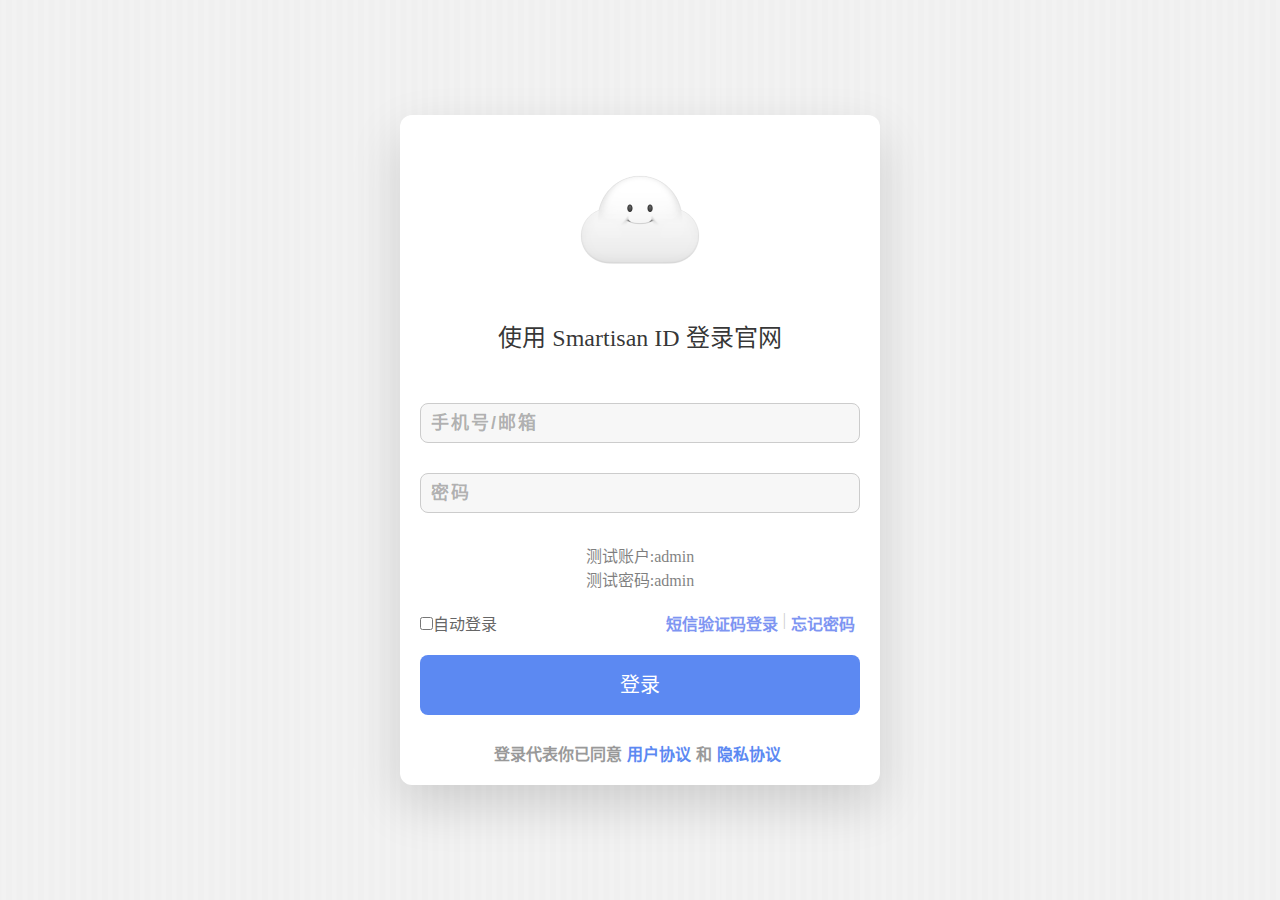
<file: app/login.html>
<!DOCTYPE html>
<html lang="zh-CN">
<head>
    <meta charset="UTF-8">
    <meta http-equiv="X-UA-Compatible" content="IE=edge">
    <meta name="viewport" content="width=device-width, initial-scale=1.0">
    <title>登录</title>
    <link rel="stylesheet" href="../css/login.css">
</head>
<body>
    
    <div class="container">
        <div class="login">
            <div class="logo">
                <img src="../img/login-logo.png" alt="">
            </div>
            <p>使用 Smartisan ID 登录官网</p>
            <div class="input">
                <div class="username">
                    <input type="text" placeholder="手机号/邮箱">
                    <div class="msg">手机号/邮箱格式错误</div>
                </div>
                <div class="password">
                    <input type="password" placeholder="密码">
                </div>
            </div>
            
            <div class="tips" style="text-align: center;margin: 10px 0;opacity: .5;">
                测试账户:admin <br>测试密码:admin
            </div>
            <div class="other">
                <div><input type="checkbox"><span style="color: #666;">自动登录</span></div>
                <div>
                    <p>短信验证码登录</p>
                    <span style="color:#ccc">|</span>
                    <p>忘记密码</p>
                </div>
            </div>

            <div class="btn">登录</div>

            <div class="other2">登录代表你已同意<span>用户协议</span>和<span>隐私协议</span></div>

        </div>
    </div>

</body>
<script src="../js/login.js"></script>
</html>
</file>
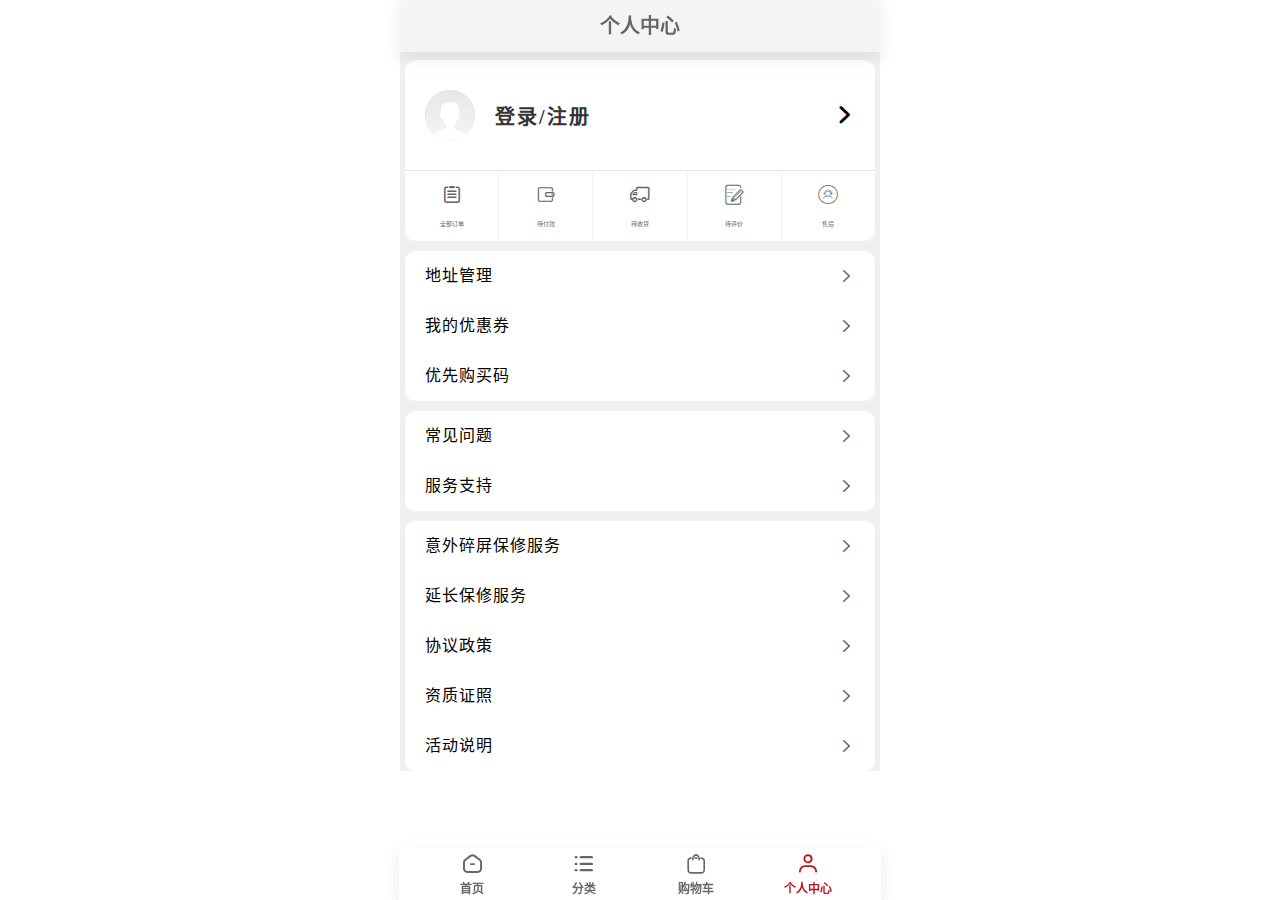
<file: app/person.html>
<!DOCTYPE html>
<html lang="zh-CN">

<head>
    <meta charset="UTF-8">
    <meta http-equiv="X-UA-Compatible" content="IE=edge">
    <meta name="viewport" content="width=device-width, initial-scale=1.0">
    <title>锤子商城</title>
    <link rel="shortcut icon" href="//static.smartisanos.cn/common/img/favicon.ico">
    <link rel="stylesheet" href="../fonts/iconfont.css">
    <link rel="stylesheet" href="../css/public.css">
    <link rel="stylesheet" href="../css/mobile.css">
    <link rel="stylesheet" href="../css/person.css">
    <link rel="stylesheet" href="../css/pc.css" media="all and (min-width:480px)" >

    <script src="../js/index.js"></script>
</head>

<body>

    <div class="container">


        <div class="title">
            <p>个人中心</p>
        </div>


        <div class="content">

            <div class="head">
                <div class="top">
                    <div class="head-info">
                        <div class="head-img">
                            <img src="../img/head-img.png" alt="">
                        </div>
                        <div class="head-name">登录/注册</div>
                    </div>
                    <div class="icon">
                        <span class="iconfont">&#xe775;</span>
                    </div>
                </div>
                <div class="bottom">
                    <div class="item">
                        <div class="icon">
                            <span class="iconfont">&#xe600;</span>
                        </div>
                        <div class="title">全部订单</div>
                    </div>
                    <div class="item">
                        <div class="icon">
                            <span class="iconfont">&#xe601;</span>
                        </div>
                        <div class="title">待付款</div>
                    </div>
                    <div class="item">
                        <div class="icon">
                            <span class="iconfont">&#xe62f;</span>
                        </div>
                        <div class="title">待收货</div>
                    </div>
                    <div class="item">
                        <div class="icon">
                            <span class="iconfont">&#xe63d;</span>
                        </div>
                        <div class="title">待评价</div>
                    </div>
                    <div class="item">
                        <div class="icon">
                            <span class="iconfont">&#xe603;</span>
                        </div>
                        <div class="title">售后</div>
                    </div>
                </div>
            </div>

            <div class="menu">
                <div class="item">
                    <div class="title">地址管理</div>
                    <div class="icon">
                        <span class="iconfont">&#xe775;</span>
                    </div>
                </div>
                <div class="item">
                    <div class="title">我的优惠券</div>
                    <div class="icon">
                        <span class="iconfont">&#xe775;</span>
                    </div>
                </div>
                <div class="item">
                    <div class="title">优先购买码</div>
                    <div class="icon">
                        <span class="iconfont">&#xe775;</span>
                    </div>
                </div>
            </div>

            <div class="menu">
                <div class="item">
                    <div class="title">常见问题</div>
                    <div class="icon">
                        <span class="iconfont">&#xe775;</span>
                    </div>
                </div>
                <div class="item">
                    <div class="title">服务支持</div>
                    <div class="icon">
                        <span class="iconfont">&#xe775;</span>
                    </div>
                </div>
            </div>

            <div class="menu">
                <div class="item">
                    <div class="title">意外碎屏保修服务</div>
                    <div class="icon">
                        <span class="iconfont">&#xe775;</span>
                    </div>
                </div>
                <div class="item">
                    <div class="title">延长保修服务</div>
                    <div class="icon">
                        <span class="iconfont">&#xe775;</span>
                    </div>
                </div>
                <div class="item">
                    <div class="title">协议政策</div>
                    <div class="icon">
                        <span class="iconfont">&#xe775;</span>
                    </div>
                </div>
                <div class="item">
                    <div class="title">资质证照</div>
                    <div class="icon">
                        <span class="iconfont">&#xe775;</span>
                    </div>
                </div>
                <div class="item">
                    <div class="title">活动说明</div>
                    <div class="icon">
                        <span class="iconfont">&#xe775;</span>
                    </div>
                </div>
                
            </div>


        </div>


        <div class="nav-bottom">
            <div class="item" style="color: #666;">
                <span class="iconfont">&#xe61b;</span>
                <p>首页</p>
            </div>
            <div class="item">
                <span class="iconfont">&#xe618;</span>
                <p>分类</p>
            </div>
            <div class="item">
                <span class="iconfont">&#xe65a;</span>
                <p>购物车</p>
            </div>
            <div class="item" style="color: #b91720;">
                <span class="iconfont">&#xe61e;</span>
                <p>个人中心</p>
            </div>
        </div>

    </div>

    <script>
        (function () {
            let item = document.querySelectorAll('.nav-bottom>.item');
            for (let i = 0; i < item.length; i++) {
                item[i].onclick = function () {
                    switch (i) {
                        case 0:
                            window.location.href = "../index.html";
                            break
                        case 1:
                            window.location.href = "./category.html";
                            break
                        case 2:
                            window.location.href = "./cart.html";
                            break
                        case 3:
                            window.location.href = "";
                    }
                }
            }
        }());
    </script>

</body>

</html>
</file>
<file: fonts/iconfont.css>
@font-face {
  font-family: "iconfont"; /* Project id 3359680 */
  src: url('iconfont.woff2?t=1650948683426') format('woff2'),
       url('iconfont.woff?t=1650948683426') format('woff'),
       url('iconfont.ttf?t=1650948683426') format('truetype');
}

.iconfont {
  font-family: "iconfont" !important;
  font-size: 16px;
  font-style: normal;
  -webkit-font-smoothing: antialiased;
  -moz-osx-font-smoothing: grayscale;
}

.icon-quanbudingdan:before {
  content: "\e600";
}

.icon-31daifukuan:before {
  content: "\e601";
}

.icon-bianji:before {
  content: "\e602";
}

.icon-daipingjia20:before {
  content: "\e63d";
}

.icon-xiangyou1:before {
  content: "\e775";
}

.icon-gouwudai:before {
  content: "\e65a";
}

.icon-daishouhuo:before {
  content: "\e62f";
}

.icon-fanhui:before {
  content: "\e608";
}

.icon-shouhou:before {
  content: "\e603";
}

.icon-daishouhuo1:before {
  content: "\e612";
}

.icon-smartisan-fill-round:before {
  content: "\e695";
}

.icon-shoucang:before {
  content: "\e619";
}

.icon-shanchu:before {
  content: "\e61a";
}

.icon-fenlei:before {
  content: "\e618";
}

.icon-shouye:before {
  content: "\e61b";
}

.icon-tianjia:before {
  content: "\e61c";
}

.icon-sousuo:before {
  content: "\e61d";
}

.icon-wode1:before {
  content: "\e61e";
}
</file>
<file: css/public.css>
* {
    margin: 0;
    padding: 0;
}

.container {
    width: 100%;
    height: auto;
}
.container>.title {
    width: 100%;
    height: 50px;
    /* 毛玻璃背景 */
    background-color: rgba(255, 255, 255, 0.3);
    backdrop-filter: blur(16.5px);
    -webkit-backdrop-filter: blur(16.5px);
    border: 1px solid rgba(255, 255, 255, 0.18);
    box-shadow: rgba(142, 142, 142, 0.19) 0px 6px 15px 0px;
    -webkit-box-shadow: rgba(142, 142, 142, 0.19) 0px 6px 15px 0px;
    color: rgba(255, 255, 255, 0.898);
    position: fixed;
    top: 0;
    z-index: 10;
}
.title>p {
    font-size: 20px;
    line-height: 50px;
    text-align: center;
    font-weight: 800;
    color: #666;
}

/* 底部导航栏 */
.nav-bottom {
    width: 100%;
    height: 50px;

    position: fixed;
    bottom: 0;

    display: flex;
    justify-content: space-evenly;
    align-items: center;
    border-top: 1px solid rgba(0, 0, 0, 0.2);
    cursor: pointer;

    /* 毛玻璃背景 */
    background-color: rgba(255, 255, 255, 0.3);
    backdrop-filter: blur(16.5px);
    -webkit-backdrop-filter: blur(16.5px);
    border: 1px solid rgba(255, 255, 255, 0.18);
    box-shadow: rgba(142, 142, 142, 0.19) 0px 6px 15px 0px;
    -webkit-box-shadow: rgba(142, 142, 142, 0.19) 0px 6px 15px 0px;
    color: rgba(255, 255, 255, 0.898);
}

.nav-bottom>.item {
    width: 80px;
    height: 50px;
    text-align: center;
    color: rgba(0, 0, 0, 0.6);
}

.nav-bottom>.item>span {
    display: block;
    height: 30px;
    width: 80px;
    line-height: 30px;
    font-size: 22px;
}

.nav-bottom>.item>p {
    height: 10px;
    width: 80px;
    font-size: 12px;
    font-weight: 600;
}

.nav-bottom>.item:first-child {
    color: #b91720;
}

/* 搜索框 */
.search {
    width: 100%;
    height: 40px;
    display: flex;
    align-items: center;
    justify-content: center;
    position: fixed;
    top: 0;
    z-index: 10;

    background-color: rgba(255, 255, 255, 0.3);
    backdrop-filter: blur(16.5px);
    -webkit-backdrop-filter: blur(16.5px);
    border: 1px solid rgba(255, 255, 255, 0.18);
    box-shadow: rgba(142, 142, 142, 0.19) 0px 6px 15px 0px;
    -webkit-box-shadow: rgba(142, 142, 142, 0.19) 0px 6px 15px 0px;
    color: rgba(255, 255, 255, 0.898);
}



.search>.input {
    width: 90%;
    height: 30px;
    position: relative;
}

.search>.input>input {
    width: 100%;
    height: 30px;
    outline: none;
    border-radius: 5px;
    box-sizing: border-box;
    padding: 0 30px;
    text-align: center;
    border: none;
    box-shadow: 5px 5px 5px 10px rgba(0, 0, 0, 0.05);
    background-color: rgba(255, 255, 255, 0.5);
    font-size: 14px;
    letter-spacing: 1px;
    color: #666;
}

.search>.input>span {
    display: block;
    width: 30px;
    height: 30px;
    font-size: 20px;
    line-height: 30px;
    position: absolute;
    right: 10px;
    bottom: 0;
    color: #666;
    cursor: pointer;
}



/* 轮播图 */
.slideshow {
    width: 95%;
    height: 200px;
    overflow: hidden;
    margin: 10px 0;
    border-radius: 10px;
    position: relative;
    margin: 0 auto;
    margin-top: 55px;
}

.slideshow>.slideshowImg {
    width: 100%;
    height: 200px;
}

.slideshow>.slideshowImg {
    width: 100%;
    height: 200px;
    position: relative;
}

.slideshow>.slideshowImg>img {
    width: 100%;
    height: 100%;
    z-index: 0;
    position: absolute;
    left: 0;
    top: 0;
    transition: 1s;
}

.slideshow>.slideshowImg>img:first-child {
    z-index: 1;
}

.pointBox {
    width: 100%;
    height: 12px;
    position: absolute;
    z-index: 10;
    bottom: 10px;
    display: flex;
    justify-content: space-evenly;
    box-sizing: border-box;
    padding: 0 180px;
}

.pointBox>.item {
    width: 12px;
    height: 12px;
    background-color: rgba(255, 255, 255, .8);
    border-radius: 50%;
    cursor: pointer;
    box-shadow:
        2.8px 2.8px 2.2px rgba(0, 0, 0, 0.02),
        6.7px 6.7px 5.3px rgba(0, 0, 0, 0.028),
        12.5px 12.5px 10px rgba(0, 0, 0, 0.035),
        22.3px 22.3px 17.9px rgba(0, 0, 0, 0.042),
        41.8px 41.8px 33.4px rgba(0, 0, 0, 0.05),
        100px 100px 80px rgba(0, 0, 0, 0.07);
}

.pointBox>.item:first-child {
    background-color: rgba(215, 0, 15, .8);

}

.slideshow>.btn>.item {
    width: 40px;
    height: 40px;
    position: absolute;
    z-index: 10;
    top: 245px;
}

.slideshow>.btn>.item {
    width: 40px;
    height: 40px;
    line-height: 40px;
    text-align: center;
    border-radius: 50%;
    backdrop-filter: blur(6px);
    -webkit-backdrop-filter: blur(6px);
    border: 1px solid rgba(255, 255, 255, 0.18);
    box-shadow: rgba(142, 142, 142, 0.19) 0px 6px 15px 0px;
    -webkit-box-shadow: rgba(142, 142, 142, 0.19) 0px 6px 15px 0px;
    border-radius: 50%;
    color: rgba(215, 0, 15, .2);
    cursor: pointer;
    font-size: 18px;
    transition: 800ms;
    user-select: none;
}

.slideshow>.btn>.item:hover {
    color: rgba(215, 0, 15, .6);
    font-weight: 700;
    background-color: rgba(255, 255, 255, 0.6);
    backdrop-filter: blur(30px);
    -webkit-backdrop-filter: blur(30px);
    border: 1px solid rgba(255, 255, 255, 0.18);
    box-shadow: rgba(142, 142, 142, 0.19) 0px 6px 15px 0px;
    -webkit-box-shadow: rgba(142, 142, 142, 0.19) 0px 6px 15px 0px;
    border-radius: 50%;
    box-shadow:
        2.8px 2.8px 2.2px rgba(0, 0, 0, 0.02),
        6.7px 6.7px 5.3px rgba(0, 0, 0, 0.028),
        12.5px 12.5px 10px rgba(0, 0, 0, 0.035),
        22.3px 22.3px 17.9px rgba(0, 0, 0, 0.042),
        41.8px 41.8px 33.4px rgba(0, 0, 0, 0.05),
        100px 100px 80px rgba(0, 0, 0, 0.07);
}

.slideshow>.btn>.item:first-child {
    left: 10px;
}

.slideshow>.btn>.item:last-child {
    right: 10px;
}
</file>
<file: css/mobile.css>
body {
    width: 100vw;
    height: 100vh;
    display: flex;
    flex-direction: column;
    align-items: center;
}

.pc {
    display: none;
}

/* 父容器-container */
.container {
    width: 100%;
    height: auto;
    overflow: scroll;
}

.content {
    width: 100%;
    height: auto;
    box-sizing: border-box;
    padding: 0 5px;
}


/* 轮播图 */
.swiper {
    width: 92%;
    height: auto;
    margin: 0 auto;
    overflow: hidden;
    margin-top: 0px;
    box-sizing: border-box;
    border-radius: 10px;
    border: 1px solid rgba(0, 0, 0, 0.05);
}

.swiper img {
    width: 100%;
    height: 100%;
}

/* 商品区 */
.goods0 {
    width: 100%;
    height: auto;
    font-size: 0;
}

.goods0-0 {
    width: 100%;
    height: auto;
}

.goods0-0>.banner {
    width: 100%;
    overflow: hidden;
    margin-top: -2px;
}

.goods0-0>.banner>img {
    width: 100%;
}

.goods0-1 {
    width: 100%;
    height: auto;
    display: flex;
    flex-wrap: wrap;
}

.goods0-1>.goods {
    width: 50%;
    cursor: pointer;
}

.goods0-1>.goods>img {
    width: 100%;
}

/* 商品推荐 */
.goods1 {
    width: 100%;
    height: auto;
    box-sizing: border-box;
    padding: 0 10px;
    margin-top: 10px;
}
.goods1>.title {
    width: 100%;
    height: 40px;
    font-size: 20px;
    color: #555;
    font-weight: 600;
}
.goods1-1 {
    width: 100%;
    height: auto;
    display: flex;
}
.goods1-1-item {
    width: 50%;
    height: auto;
    margin: 5px;
}
.goods1-1-item1 {
    width: 100%;
    height: auto;
    border-radius: 5px;
    box-sizing: border-box;
    padding-bottom: 15px;
    margin-bottom: 10px;
    position: relative;
}
.goods1-1-item1:after {
    content: "";
    position: absolute;
    left: 0;
    top: 0;
    width: 100%;
    height: 100%;
    background: rgba(0,0,0,.02);
    border-radius: 5px;
}
.goods1-1-item1>.img-box {
    width: 100%;
    height: auto;
    overflow: hidden;
}
.goods1-1-item1>.img-box>img {
    width: 100%;
    height: auto;
}
.goods1-1-item1>.title {
    box-sizing: border-box;
    font-size: 12px;
    padding:0 15px;
    font-weight: 600;
    color: #666;
}
.goods1-1-item1>.price {
    box-sizing: border-box;
    padding:0 15px;
    color: #b91720;
}
</file>
<file: css/pc.css>
/* 
    此css为pc端布局
    当设备宽度大于480时使用此css
*/
body {
    width: 100vw;
    height: 100vh;
}
.container {
    width: 480px;
    height: auto;
    display: flex;
    justify-content: center;
}
.container>.content {
    width: 100%;
    height: auto;
    box-sizing: border-box;
    padding: 0 5px;
}
.category-box {
    width: 480px;
    height: 100vh;
    display: flex;
    justify-content: center;
}
.category-box>.nav {
    width: 105.6px;
    height: auto;
}
.category-box>.nav-content {
    width: 374.4px;
}

.nav-bottom {
    width: 480px;
    margin: 0 auto;
}
.search {
    width: 480px;
}

.container>.title {
    width: 480px;
}
</file>
<file: css/max.css>
* {
    margin: 0;
    padding: 0;
}

a {
    color: #fff;
    text-decoration: none;
}

.container {
    display: none;
}

.pc {
    width: 100%;
    height: auto;
    display: flex;
    flex-direction: column;
}

.header {
    width: 100%;
    height: 120px;
}


.header>.nav1 {
    width: 100%;
    height: 45px;
    line-height: 45px;
    background-color: #2a2b2d;
    color: #fff;
    display: flex;
    justify-content: space-between;
    align-items: center;
    box-sizing: border-box;
    padding: 0 20px;
}

.header>.nav1>.logo {
    width: 45px;
    height: 45px;
    cursor: pointer;
}

.header>.nav1>.logo>span {
    font-size: 22px;
    transition: 500ms color ease-in-out;
}

.header>.nav1>.logo:hover>span {
    color: #b91720;
}

.header>.nav1>.nav1-box {
    list-style: none;
    width: 1000px;
    height: 45px;
}

.header>.nav1>.nav1-box>.item {
    padding: 0 10px;
    font-size: 12px;
    cursor: pointer;
    letter-spacing: 1px;
    color: rgba(255, 255, 255, .6);
    float: left;
}

.header>.nav1>.nav1-box>.item:first-child {
    color: #fff;
    font-weight: 700;
}

.header>.nav1>.nav1-box>.item::before {
    content: '';
    display: block;
    clear: both;
}

.header>.nav1>.btn {
    width: auto;
    height: 45px;
    display: flex;
}

.header>.nav1>.btn>.item {
    width: 25px;
    height: 45px;
    margin: 0 5px;
    text-align: center;
    line-height: 45px;
    cursor: pointer;
}

.header>.nav1>.btn>.item>span {
    font-size: 22px;
}

/* 导航栏2 */
.header>.nav2 {
    width: 100%;
    height: 75px;
    display: flex;
    justify-content: center;
    position: relative;
}

.header>.nav2>.nav2-box {
    width: 1200px;
    height: 75px;
    display: flex;
    justify-content: space-between;
}

.header>.nav2>.nav2-box>.nav2-item-box {
    width: 500px;
    display: flex;
    justify-content: start;
    align-items: center;
}

.header>.nav2>.nav2-box>.nav2-item-box>.item {
    margin: 0 10px;
    font-size: 14px;
    cursor: pointer;
    color: #666;
}

.header>.nav2>.nav2-box>.search {
    width: 330px;
    height: 36px;
    line-height: 75px;
    margin: auto 0;
}

.header>.nav2>.nav2-box>.search>.input-box {
    position: relative;
    width: 330px;
    height: 36px;
}

.header>.nav2>.nav2-box>.search>.input-box>input {
    position: absolute;
    left: 0;
    top: 0;
    width: 100%;
    height: 100%;
    outline: none;
    border-radius: 35px;
    border: 2px solid #ccc;
    box-sizing: border-box;
    padding-left: 35px;
    padding-right: 150px;
}

.header>.nav2>.nav2-box>.search>.input-box>.search-key {
    height: 22px;
    margin: 6px;
    position: absolute;
    right: 10px;
    display: flex;
    font-size: 18px;
}

.header>.nav2>.nav2-box>.search>.input-box>.search-key>.key-item {
    height: 20px;
    line-height: 20px;
    width: auto;
    border: 2px solid #3965cc;
    padding: 0 10px;
    border-radius: 35px;
    margin: 0 2px;
    font-size: 14px;
    background-color: #e5efff;
    cursor: pointer;
}

.header>.nav2>.nav2-box>.search>.input-box>.search-key>.key-item:last-child {
    border: 2px solid #98af58;
    background-color: #f7fae1;
}

.header>.nav2>.nav2-box>.search>.input-box>.icon {
    position: absolute;
    left: 10px;
    height: 36px;
    line-height: 36px;
    font-size: 0;
}

.header>.nav2>.nav2-box>.search>.input-box>.icon>span {
    font-size: 22px;
    color: #666;
    font-weight: 600;
}

/* 二级导航 */
.header>.nav2>.nav2-second {
    width: 100%;
    height: auto;
    position: absolute;
    top: 75px;
    z-index: 10;
    border-top: 1px solid rgba(0, 0, 0, .05);
    display: flex;
    align-items: center;
    justify-content: center;
    padding: 10px 0;
    background-color: rgba(255, 255, 255, 1);
    display: none;
    transition: 1s;
}

.header>.nav2>.nav2-second>.second {
    width: 1000px;
    height: 240px;
    display: flex;
    justify-content: center;
    display: none;
}

.header>.nav2>.nav2-second>.second>.item {
    width: 210px;
    height: 230px;
    overflow: hidden;
    box-sizing: border-box;
    display: flex;
    flex-direction: column;
    justify-content: space-between;
    margin: 0 10px;
    margin-top: 10px;
    border-radius: 10px;
    box-shadow: 5px 5px 5px 10px rgba(0, 0, 0, .02);
    cursor: pointer;
    transition: 1s;
}

.header>.nav2>.nav2-second>.second>.item>.item-img {
    height: 180px;
    width: 100%;
    overflow: hidden;
}

.header>.nav2>.nav2-second>.second>.item>.item-img>img {
    width: 100%;
    height: auto;
    transition: 800ms;
}

/* 最后一个 */
.header>.nav2>.nav2-second>.second:last-child {
    height: 140px;
}

.header>.nav2>.nav2-second>.second:last-child>.item {
    height: 120px;
}

.header>.nav2>.nav2-second>.second:last-child>.item>.item-img {
    width: 100%;
    height: 100px;
    display: flex;
    justify-content: center;
    align-items: center;
}

.header>.nav2>.nav2-second>.second:last-child>.item>.item-img img {
    width: 60px;
    height: 60px;
}


.header>.nav2>.nav2-second>.second>.item:hover {
    box-shadow: 5px 5px 5px 10px rgba(0, 0, 0, .05);
}

.header>.nav2>.nav2-second>.second>.item:hover>.item-img>img {
    transform: scale(1.08);
}

.header>.nav2>.nav2-second>.second>.item>.title {
    width: 100%;
    height: 30px;
    line-height: 30px;
    text-align: center;
    font-size: 18px;
}

.content {
    width: 100%;
    height: auto;
    background-color: #ededed;
    display: flex;
    flex-direction: column;
    justify-content: center;
    align-items: center;
    flex: 1 1 1;
}

/* 轮播图 */
.slideshow {
    width: 1200px;
    height: 550px;
    overflow: hidden;
    margin: 10px 0;
    border-radius: 10px;
    position: relative;
}

.slideshow>.slideshowImg {
    width: 1200px;
    height: 550px;
}

.slideshow>.slideshowImg {
    width: 1200px;
    height: 550px;
    position: relative;
}

.slideshow>.slideshowImg>img {
    width: 100%;
    height: 100%;
    z-index: 0;
    position: absolute;
    left: 0;
    top: 0;
    transition: 1s;
}

.slideshow>.slideshowImg>img:first-child {
    z-index: 1;
}

.pointBox {
    width: 1200px;
    height: 12px;
    position: absolute;
    z-index: 10;
    bottom: 10px;
    display: flex;
    justify-content: space-evenly;
    box-sizing: border-box;
    padding: 0 550px;
}

.pointBox>.item {
    width: 12px;
    height: 12px;
    background-color: rgba(255, 255, 255, .8);
    border-radius: 50%;
    cursor: pointer;
    box-shadow:
        2.8px 2.8px 2.2px rgba(0, 0, 0, 0.02),
        6.7px 6.7px 5.3px rgba(0, 0, 0, 0.028),
        12.5px 12.5px 10px rgba(0, 0, 0, 0.035),
        22.3px 22.3px 17.9px rgba(0, 0, 0, 0.042),
        41.8px 41.8px 33.4px rgba(0, 0, 0, 0.05),
        100px 100px 80px rgba(0, 0, 0, 0.07);
}

.pointBox>.item:first-child {
    background-color: rgba(215, 0, 15, .8);

}

.slideshow>.btn>.item {
    width: 40px;
    height: 40px;
    position: absolute;
    z-index: 10;
    top: 245px;
}

.slideshow>.btn>.item {
    width: 40px;
    height: 40px;
    line-height: 40px;
    text-align: center;
    border-radius: 50%;
    backdrop-filter: blur(6px);
    -webkit-backdrop-filter: blur(6px);
    border: 1px solid rgba(255, 255, 255, 0.18);
    box-shadow: rgba(142, 142, 142, 0.19) 0px 6px 15px 0px;
    -webkit-box-shadow: rgba(142, 142, 142, 0.19) 0px 6px 15px 0px;
    border-radius: 50%;
    color: rgba(215, 0, 15, .2);
    cursor: pointer;
    font-size: 18px;
    transition: 800ms;
    user-select: none;
}

.slideshow>.btn>.item:hover {
    color: rgba(215, 0, 15, .6);
    font-weight: 700;
    background-color: rgba(255, 255, 255, 0.6);
    backdrop-filter: blur(30px);
    -webkit-backdrop-filter: blur(30px);
    border: 1px solid rgba(255, 255, 255, 0.18);
    box-shadow: rgba(142, 142, 142, 0.19) 0px 6px 15px 0px;
    -webkit-box-shadow: rgba(142, 142, 142, 0.19) 0px 6px 15px 0px;
    border-radius: 50%;
    box-shadow:
        2.8px 2.8px 2.2px rgba(0, 0, 0, 0.02),
        6.7px 6.7px 5.3px rgba(0, 0, 0, 0.028),
        12.5px 12.5px 10px rgba(0, 0, 0, 0.035),
        22.3px 22.3px 17.9px rgba(0, 0, 0, 0.042),
        41.8px 41.8px 33.4px rgba(0, 0, 0, 0.05),
        100px 100px 80px rgba(0, 0, 0, 0.07);
}

.slideshow>.btn>.item:first-child {
    left: 10px;
}

.slideshow>.btn>.item:last-child {
    right: 10px;
}

/* ban1 */
.banner1 {
    width: 1200px;
    height: 200px;
    display: flex;
    margin: 10px 0;
    border-radius: 10px;
    overflow: hidden;
}

.banner1>.item {
    width: 25%;
    height: 100%;
    overflow: hidden;
    cursor: pointer;
}

.banner1>.item>img {
    width: 100%;
    height: auto;
}

.goods-box {
    width: 1200px;
    height: auto;
    box-sizing: 5px 5px 5px 10px rgba(0, 0, 0, 0.3);
    border: 1px solid #ccc;
    margin: 10px 0;
    border-radius: 8px;
}

.goods-box>.top-title {
    height: 50px;
    line-height: 50px;
    font-size: 20px;
    padding-left: 20px;
    border-bottom: 1px solid #999;
}

.goods-box>.media-box {
    width: 1200px;
    height: 430px;
    display: flex;
}

.goods-box>.media-box>.left {
    width: 600px;
    height: 430px;
    overflow: hidden;
}

.goods-box>.media-box>.left>img {
    width: 100%;
    height: 100%;
}

.goods-box>.media-box>.right {
    width: 600px;
    height: 430px;
    display: flex;
}

.goods-box>.media-box>.right>.item,
.goods-box>.bottom-box>.item {
    width: 300px;
    height: 430px;
    box-sizing: border-box;
    border: 1px solid rgba(0, 0, 0, .08);
    background-color: #fff;
    display: flex;
    flex-direction: column;
    justify-content: space-between;
    align-items: center;
    cursor: pointer;
}

.goods-box>.media-box>.right>.item>.img,
.goods-box>.bottom-box>.item>.img {
    width: 300px;
    height: 250px;
    overflow: hidden;
}

.goods-box>.media-box>.right>.item>.img>img,
.goods-box>.bottom-box>.item>.img>img {
    width: 80%;
    transition: 1s;
    border-radius: 8px;
}

.goods-box>.media-box>.right>.item:hover img,
.goods-box>.bottom-box>.item:hover img {
    transform-origin: center;
    transform: scale(1.06);
}

.goods-box>.media-box>.right>.item>.title,
.goods-box>.bottom-box>.item>.title {
    font-size: 18px;
    font-weight: 800;
}

.goods-box>.media-box>.right>.item>p,
.goods-box>.bottom-box>.item>p {
    font-size: 14px;
    color: #777;
}

.goods-box>.media-box>.right>.item>.price,
.goods-box>.bottom-box>.item>.price {
    color: #b91720;
    font-weight: 800;
    font-size: 18px;
    padding-bottom: 20px;
}

.goods-box>.bottom-box {
    width: 1200px;
    height: auto;
    display: flex;

}



.footer {
    width: 100%;
    height: 340px;
    background-color: #fff;
    display: flex;
    flex-direction: column;
    justify-self: center;
    align-items: center;
}

.footer>.top {
    width: 1200px;
    height: 212px;
    border-bottom: 1px solid #999;
    list-style: none;
    display: flex;
    justify-content: space-between;
    align-items: center;
}

.footer>.top>.top-left {
    width: auto;
    height: 100%;
    display: flex;
    align-items: stretch;
    box-sizing: border-box;
    padding-top: 30px;
    color: #666;
}

.footer>.top>.top-left>.item {
    width: 60px;
    font-size: 14px;
    height: 100px;
    display: flex;
    flex-direction: column;
    justify-content: start;
    margin: 0 30px;
    cursor: pointer;
}

.footer>.top>.top-left>.item>.item-title {
    font-weight: 600;
    margin-bottom: 15px;
}

.footer>.top>.top-left>.item>.item-child>.item1 {
    margin: 10px 0;
}

.footer>.top>.top-right>.btn {
    width: 120px;
    height: 30px;
    line-height: 30px;
    border: 1px solid #666;
    text-align: center;
    border-radius: 5px;
    color: #5079d9;
    font-size: 14px;
    font-weight: 600;
    cursor: pointer;
    margin-right: 20px;
}

.footer>.bottom {
    width: 1200px;
    height: 112px;
    display: flex;
    flex-direction: column;
    justify-content: center;
}

.footer>.bottom>ul {
    list-style: none;
    display: flex;
    font-size: 12px;
    color: #999;
}

.footer>.bottom>ul:last-child {
    margin-top: 10px;
}

.footer>.bottom>ul>li {
    padding: 0 10px;
    border-right: 1px solid #999;
}

.footer>.bottom>ul>li:last-child {
    border: none;
}


.pc>.header .btn>.item:first-child {
    position: relative;
}

.pc>.header .btn>.item:first-child>.items {
    position: absolute;
    top: 45px;
    right: -40px;
    width: 80px;
    height: auto;
    background-color: #fff;
    z-index: 1000;
    border: 1px solid #ccc;
    display: none;
}

.pc>.header .btn>.item:first-child>.items>div {
    width: 100%;
    height: 35px;
    line-height: 35px;
    border-bottom: 1px solid #ccc;
    color: #666;
    text-align: center;
    cursor: pointer;
}

.pc>.header .btn>.item:first-child>.items>div:hover {
    color: #b91720;
}

.pc>.header .btn>.item:first-child>.items>div:last-child {
    border: none;
}
</file>
<file: css/cart.css>
.content {
    width: 100%;
    height: auto;
    box-sizing: border-box;
    padding: 0 15px;
    padding-top: 60px;
    padding-bottom: 80px;
    display: flex;
    flex-direction: column;
    align-items: center;
    justify-content: center;
}
.pc {
    display: none;
}
.container {
    display: block;
}

.none-box {
    width: 100%;
    height: calc(100vh - 150px);
    display: flex;
    flex-direction: column;
    align-items: center;
    justify-content: center;
    color: #d6d3d3;
}
.none-box>.logo>span {
    font-size: 100px;
    color: #ebebeb;
}
.none-box>.p1 {
    font-size: 20px;
}
.none-box>.p2 {
    font-size: 13px;
    letter-spacing: 1px;
    margin-top: 10px;
}
.none-box>.btn {
    width: 100%;
    height: 30px;
    margin-top: 10px;
    display: flex;
    justify-content: center;
}
.none-box>.btn>.btn1 {
    width: 100px;
    height: 30px;
    line-height: 30px;
    text-align: center;
    margin: 0 5px;
    border-radius: 5px;
    font-size: 14px;
    border: 1px solid #ccc;
}
.none-box>.btn>.btn1:first-child {
    background: linear-gradient(#6f94e8,#5178df);
    color: #fff;
}
.none-box>.btn>.btn1:last-child {
    color: #000;
}
</file>
<file: css/max-cart.css>
* {
    padding: 0;
    margin: 0;
}
.pc {
    width: 100%;
    height: 100%;
    overflow: auto;
}
.container {
    display: none;
}
.header {
    height: auto !important;
}

.pc>.content {
    box-sizing: border-box;
    padding: 20px 0;
}

.pc>.content>.cart {
    width: 1200px;
    height: auto;
    background-color: #fff;
    box-shadow:
    1px 0.8px 1.2px rgba(0, 0, 0, 0.008),
    2.3px 1.8px 2.7px rgba(0, 0, 0, 0.009),
    3.8px 3px 4.6px rgba(0, 0, 0, 0.008),
    5.7px 4.6px 6.9px rgba(0, 0, 0, 0.007),
    8.3px 6.6px 10px rgba(0, 0, 0, 0.007),
    11.7px 9.4px 14.2px rgba(0, 0, 0, 0.007),
    16.6px 13.3px 20.1px rgba(0, 0, 0, 0.007),
    24.1px 19.3px 29.2px rgba(0, 0, 0, 0.008),
    37.1px 29.8px 45px rgba(0, 0, 0, 0.012),
    66px 53px 80px rgba(0, 0, 0, 0.02)
    ;

    border-radius: 8px;
    overflow: hidden;
}
.pc>.content>.cart>.title {
    height: 60px;
    line-height: 60px;
    border-bottom: 1px solid rgba(0, 0, 0, 0.028);
    background-color: #fafafa;
    box-sizing: border-box;
    padding-left: 20px;
    font-weight: 700;
    color: #666;
}

.pc>.content>.cart>.goods {
    width: 1200px;
    height: auto;
    box-sizing: border-box;
    padding: 20px;
}
.pc>.content>.cart>.goods>table {
    width: 100%;
    text-align: center;
    border-top: 2px solid rgba(0, 0, 0, 0.028);
    border-bottom: 2px solid rgba(0, 0, 0, 0.028);
}
.pc>.content>.cart>.goods>table>thead {
    height: 60px;
    font-size: 14px;
    font-weight: 600;
    color: #666;
    border-bottom: 2px solid rgba(0, 0, 0, 0.028);
}
.pc>.content>.cart>.goods>table>tbody img {
    width: 120px;
}
.pc>.content>.cart>.goods>table>tbody>tr {
    border-bottom: 2px solid red;
}


/* input number 去箭头 */
/* 在Chrome浏览器下 */
input::-webkit-outer-spin-button,
input::-webkit-inner-spin-button {
    -webkit-appearance: none;
}
/* 在Firefox浏览器下 */
input[type="number"]{
    -moz-appearance: textfield;
}

.numBox {
    width: 100%;
    height: 30px;
    display: flex;
    justify-content: center;
    align-items: center;
}
.numBox>input {
    width: 60px;
    height: 25px;
    outline: none;
    text-align: center;
    border-radius: 5px;
    border: 1px solid #ccc;
    font-size: 16px;
    font-weight: 600;
    color: #999;
    user-select: none;
}
.numBox>.plus, .numBox>.subtract {
    height: 20px;
    width: 20px;
    border-radius: 50px;
    line-height: 20px;
    border: 1px solid #ccc;
    margin: 0 10px;
    cursor: pointer;
    background-color: rgba(0, 0, 0, 0.028);
    font-size: 14px;
    color: #333;
    font-weight: 700;
    color: #999;
    user-select: none;
}
.numBox>.plus:hover, .numBox>.subtract:hover{
    background-color: rgba(0, 0, 0, 0.058);
}

.pay {
    height: 60px;
    line-height: 60px;
    width: 100%;
    display: flex;
    justify-content: flex-end;
    align-items: center;
    margin-top: 20px;
}
.pay>.total {
    font-size: 14px;
    margin: 0 50px;
}
.pay>.total>span {
    font-size: 22px;
    font-weight: 700;
    color: rgba(214, 92, 83,1);
}
.pay>.nowPay {
    height: 40px;
    line-height: 40px;
    padding: 0 20px;
    border-radius: 6px;
    box-sizing: border-box;
    background-color: rgba(214, 92, 83,.8);
    cursor: pointer;
    color: #fff;
    font-weight: 700;
    margin: 0 10px;
}
.pay>.nowPay:hover {
    background-color: rgba(214, 92, 83,1);
}
.aTotal {
    font-size: 18px;
    font-weight: 600;
}
.delete {
    cursor: pointer;
    user-select: none;
}



.pc>.content>.cart>.null {
    width: 1200px;
    height: 500px;
    display: flex;
    flex-direction: column;
    justify-content: space-evenly;
    align-items: center;
    display: none;
}
.pc>.content>.cart>.null>img {
    width: 230px;
}
.pc>.content>.cart>.null>p {
    color: #999;
}
.pc>.content>.cart>.null>.btn {
    height: 40px;
    padding: 0 10px;
    border-radius: 5px;
    border: 1px solid rgba(0, 0, 0, 0.2);
    line-height: 40px;
    cursor: pointer;
    background-color: rgba(0,0,0,0.01);
    transition: 600ms;
}
.pc>.content>.cart>.null>.btn:hover {
    background-color: rgba(0,0,0,0.03);
}

.header>.nav1>.nav1-box>.item {
    font-weight: 500 !important;
    color: rgba(255,255,255,0.6) !important;
}
</file>
<file: css/category.css>
.container {
    width: 100%;
    height: 100vh;
    margin-top: 48px;
}
.content {
    width: 480px;
    height: calc(100vh - 48px) !important;
    padding: 0 15px;
    padding-top: 55px;
    display: flex;
    overflow: hidden;
}

/* all */


/* 👈 */
.nav {
    width: 30%;
    height: 100%;
    background-color: #fff;
    box-sizing: border-box;
    padding: 0 5px;
    overflow: hidden;
}
.nav>.item {
    width: 100%;
    height: 25px;
    line-height: 25px;
    text-align: center;
    font-size: 14px;
    color: #333;
    margin-bottom: 15px;
}
.nav>.item:first-child {
    background-color: rgba(221, 0, 27,.1);
    border-radius: 5px;
    color: #b91720;
}

/* 👉 */
.nav-content {
    width: 70%;
    height: auto;
    box-sizing: border-box;
    padding: 0 10px;
    display: flex;
    flex-direction: column;
    justify-content: start;
    align-items: center;
    border-left: 2px solid rgba(0,0,0,.04);
    overflow: scroll;
}
.nav-content>.nav-content-item>.banner {
    width: 100%;
    height: 86px;
    overflow: hidden;
    border-radius: 10px;
}
.nav-content>.nav-content-item>.banner img {
    width: 100%;
    height: 100%;
}
.nav-content>.item-box {
    width: 100%;
    height: auto;
    margin-top: 10px;
    border-top: 2px solid rgba(0,0,0,.04);
}

.item-box {
    width: 100%;
    height: auto;
    display: flex;
    flex-direction: column;
}
.item-box>.category-item {
    width: 100%;
    height: auto;
    box-sizing: border-box;
    padding-top: 10px;
}

.item-box>.category-item>.title {
    width: 100%;
    height: 50px;
    line-height: 50px;
    font-size: 16px;
    font-weight: 600;
    box-sizing: border-box;
    padding-left: 10px;
    border-top: 2px solid rgba(0,0,0,.04);
}
.item-box>.category-item>.item-all-box {
    width: 100%;
    height: auto;
    display: flex;
    flex-wrap: wrap;
    justify-content: start;
}
.item-box>.category-item>.item-all-box>.item-box {
    width: 33%;
    height: auto;
    box-sizing: border-box;
    padding: 5px 3px;
}
.item-box>.category-item>.item-all-box>.item-box>.item1-img {
    width: 100%;
    overflow: hidden;
    border-radius: 5px;
    position: relative;
}
.item-box>.category-item>.item-all-box>.item-box>.item1-img>img {
    width: 100%;
    height: 100%;
}
.item-box>.category-item>.item-all-box>.item-box>.item1-img::after {
    content: "";
    position: absolute;
    left: 0;
    top: 0;
    width: 100%;
    height: 100%;
    background: rgba(0,0,0,.03);
    border-radius: 5px;
}
.item-box>.category-item>.item-all-box>.item-box>.name {
    width: 100%;
    height: 20px;
    line-height: 20px;
    overflow: hidden;
    font-size: 12px;
    font-weight: 500;
    text-align: center;
}

/* 隐藏右边分类，默认只显示第一个 */
.nav-content-item {
    display: none;
    padding-bottom: 55px;
}
.nav-content-item:first-child {
    display: block;
}
</file>
<file: css/detail.css>
a {
    color: #fff;
    text-decoration: none;
}
.header {
    height: auto;
}
.content {
    background-color: #fff;
}

.header .nav2,
.header>.nav2-box,
.header .nav2-item-box
{
    height: 37px;
    line-height: 37px;
    background-color: #f6f6f6;
    font-size: 12px;
    transition: 130ms;
}
.nav2-title {
    font-size: 22px;
    color: #000;
    margin-right: 50px;
    display: none;
}
.nav2-box>.title2 {
    font-size: 14px;
    color: #333;
}

.header .nav2-item-box>.item {
    height: 37px;
    line-height: 37px;
    font-size: 12px;
    transition: 150ms;
}
.nav2-item-box>.item {
    transition: 1000ms;
}
.header>.nav2 {
    height: 37px;
    box-sizing: border-box;
    padding-left: 10px;
}

.content>.goods {
    width: 1200px;
    height: auto;
    background-color: #fff;
    margin: 20px 0;
    border-radius: 8px;
}

.goods>.left {
    height: 500px;
    width: 500px;
    float: left;
    box-sizing: border-box;
    display: flex;
    justify-content: center;
    align-content: center;
}
.goods>.left::after,
.goods>.left::before {
    content: '';
    display: block;
    clear: both;
}
.detailImg {
    display: none;
}
.detailImg:first-child {
    display: block;
}

.goods>.right {
    height: auto;
    width: 700px;
    box-sizing: border-box;
    padding: 0 30px;
    float: right;
}
.goods>.right::after,
.goods>.right::before {
    content: '';
    display: block;
    clear: both;
}

.goods>.right>.title {
    height: 100px;
    display: flex;
    flex-direction: column;
    justify-content: space-evenly;
    border-bottom: 1px solid rgba(0, 0, 0, .04);
}

.goods>.right>.title>.name {
    font-size: 20px;
    font-weight: 600;
}

.goods>.right>.title>.info {
    font-size: 12px;
    color: #888;
}

.goods>.right>.choose {
    width: 100%;
    height: auto;
    border-bottom: 1px solid rgba(0, 0, 0, .04);
}
.goods>.right>.choose::after {
    content: '';
    display: block;
    clear: both;
}
.goods>.right>.choose>.item {
    width: 700px;
    height: auto;
    margin: 10px 0;
    float: left;
}
.goods>.right>.choose>.item::after {
    content: '';
    display: block;
    clear: both;
}
.goods>.right>.choose>.item>.choose-title {
    height: auto;
    line-height: 45px;
    width: 60px;
    float: left;
    color: #666;
    font-size: 14px;
}
.goods>.right>.choose>.item>.choose-title::after {
    content: '';
    display: block;
    clear: both;
}
.goods>.right>.choose>.item>.choose-item {
    height: auto;
    line-height: 60px;
    width: 580px;
    float: left;
    padding-bottom: 14px;
    padding-left: 20px;
    border-bottom: 1px solid rgba(0, 0, 0, .04);
}
.goods>.right>.choose>.item>.choose-item::after {
    content: '';
    display: block;
    clear: both;
}
.goods>.right>.choose>.item:last-child>.choose-item {
    border: none;
}
.goods>.right>.choose>.item>.choose-item>.item1 {
    height: 40px;
    line-height: 40px;
    width: auto;
    padding: 0 10px;
    border: 1px solid #ccc;
    background-color: #fff;
    float: left;
    margin: 5px 5px;
    border-radius: 5px;
    cursor: pointer;
    box-sizing: border-box;
}

.goods>.right>.choose>.item>.choose-item>.item1::before {
    content: '';
    display: block;
    clear: both;
}
.goods>.right>.choose>.item>.choose-item>.item1:first-child {
    font-weight: 700;
    border: 1px solid #7d9de8;
}
.goods>.right>.info {
    width: 100%;
    height: 60px;
    line-height: 60px;
    display: flex;
    border-bottom: 1px solid rgba(0, 0, 0, .04);
}
.goods>.right>.info>.title {
    width: 80px;
    font-size: 14px;
    color: #666;
}
.goods>.right>.info>.text {
    color: #666;
    font-size: 12px;
}

.detail-img {
    font-size: 0;
    width: 100%;
    overflow: hidden;
}
.detail-img img {
    width: 100%;
}

.goods>.right>.service {
    width: 100%;
    height: auto;
    font-size: 0;
    margin-top: 10px;
}
.goods>.right>.service::after {
    content: '';
    display: block;
    clear: both;
}
.goods>.right>.service>.title {
    height: auto;
    line-height: 60px;
    width: 60px;
    float: left;
    color: #666;
    font-size: 14px;
}
.goods>.right>.service>.right {
    height: auto;
    line-height: 60px;
    width: 560px;
    float: right;
    padding-bottom: 14px;
    font-size: 16px;
    padding-left: 20px;
}
.goods>.right>.service>.right::after{
    content: '';
    display: block;
    clear: both;
}
.goods>.right>.service>.right>.item {
    height: 80px;
    line-height: 40px;
    width: 580px;
    border: 1px solid rgba(0, 0, 0, .1);
    border-radius: 8px;
    display: flex;
    justify-content: space-between;
    box-sizing: border-box;
    padding: 0 20px;
    cursor: pointer;
}
.goods>.right>.service>.right>.item>.item-left>.title, .goods>.right>.service>.right>.item>.item-right>.title>span{
    font-size: 20px;
    font-weight: 500;
}
.goods>.right>.service>.right>.item>.item-left>.info {
    color: #999;
    font-size: 14px;
}
.goods>.right>.service>.right>.item>.item-right>.title {
    color: #d65c53;
}
.goods>.right>.service>.right>.item>.item-right>.info {
    color: #d65c53;
    font-size: 14px;;
}
.goods>.right>.service>.info {
    width: 560px;
    height: auto;
    float: right;
    font-size: 14px;
    line-height: 28px;
}
.goods>.right>.service>.info::after {
    content: '';
    display: block;
    clear: both;
}
.goods>.right>.service>.info>.title {
    float: left;
    width: 80px;
    font-weight: 600;
    color: #666;
}
.goods>.right>.service>.info>.text {
    width: 480px;
    float: right;
    color: #888;
    font-size: 12px;
}
.goods>.right>.service>.info>.text>span {
    color: #5c84dc;
}

.pc>.pay {
    width: 100%;
    height: 60px;
    line-height: 60px;
    background-color: #fff;
    box-sizing: border-box;
    border-top: 1px solid rgba(0, 0, 0, .1);
    border-bottom: 1px solid rgba(0, 0, 0, .1);
    position: fixed;
    bottom: 0;
}
.pc>.pay>.payBox {
    width: 1200px;
    height: 50px;
    margin: 0 auto;
    margin-top: 2px;
}
.pc>.pay>.payBox>.left {
    width: 260px;
    height: 50px;
    line-height: 25px;
    float: left;
    display: flex;
    justify-content: space-evenly;
    align-items: center;
}
.pc>.pay>.payBox>.left>.info {
    font-size: 14px;
}
.pc>.pay>.payBox>.left>.price {
    height: 100%;
    height: 100%;
    display: flex;
    flex-direction: column;
    justify-content: space-between;
}
.pc>.pay>.payBox>.left>.price>.top {
    font-size: 16px;
    font-weight: 600;
}
.pc>.pay>.payBox>.left>.price>.top>span:last-child {
    color: #d65c53;
}
.pc>.pay>.payBox>.left>.price>.bottom {
    font-size: 12px;
    color: #999;
}
.pc>.pay>.payBox>.right {
    float: right;
    height: 50px;
    width: auto;
    display: flex;
    line-height: 50px;
    margin-top: 5px;
}
.pc>.pay>.payBox>.right>span {
    font-size: 20px;
    color: #d65c53;
}
.pc>.pay>.payBox>.right>.buyBtn {
    height: 40px;
    line-height: 40px;
    width: 100px;
    background-color: rgba(214, 92, 83,.8);
    margin-left: 10px;
    text-align: center;
    color: #fff;
    font-size: 16px;
    border-radius: 5px;
    cursor: pointer;
}
.pc>.pay>.payBox>.right>.buyBtn:hover {
    background-color: rgba(214, 92, 83,1);
}


.header>.nav1>.nav1-box>.item:nth-child(1) {
    font-weight: 500;
    color: rgba(255,255,255,0.6);
}
.header>.nav1>.nav1-box>.item:nth-child(2) {
    color: rgba(255,255,255,1);
    font-weight: 700;
}
</file>
<file: css/login.css>
* {
    padding: 0;
    margin: 0;
}

.container {
    width: 100vw;
    height: 100vh;
    background-image: -webkit-image-set(url(../img/login-bg.png) 1x,url(../img/login-bg.png) 2x);
    background-size: auto;
    background-repeat: repeat;
    display: flex;
    flex-direction: column;
    align-items: center;
    justify-content: center;

}

.login {
    width: 480px;
    height: auto;
    border-radius: 12px;
    box-shadow: 0 20px 50px rgb(0 0 0 / 15%);
    background: #fff;
}
.login>.logo {
    width: 480px;
    height: 209px;
    display: flex;
    align-items: center;
    justify-content: center;
}
.login>.logo>img {
    width: 120px;
}
.login>p {
    width: 480px;
    text-align: center;
    height: 29px;
    line-height: 29px;
    font-size: 24px;
    font-weight: 500;
    color: rgba(0,0,0,.8);
    border-bottom: none;
    margin-bottom: 30px;
}
.login>.input {
    width: 480px;
    height: 150px;
    display: flex;
    flex-direction: column;
    justify-content: space-between;
    box-sizing: border-box;
    padding: 20px 20px;
}
.login>.input input {
    width: 100%;
    height: 40px;
    outline: none;
    background-color: #f7f7f7;
    border-radius: 8px;
    border: 1px solid #ccc;
    box-sizing: border-box;
    padding: 0 10px;
    font-size: 18px;
    color: rgba(0,0,0,0.6);
    font-weight: 700;
    letter-spacing: 2px;
}
.login>.input ::-webkit-input-placeholder {
    color: rgba(0,0,0,0.3);
}
.login>.input>.username {
    position: relative;
}
.login>.input>.username>.msg {
    width: auto;
    height: 30px;
    line-height: 30px;
    padding: 0 10px;
    background-color: #e65c53;
    color: #fff;
    position: absolute;
    right: 10px;
    top: 5px;
    border-radius: 6px;
    font-size: 14px;
    font-weight: 600;
    display: none;
}
.login>.other {
    box-sizing: border-box;
    padding: 10px 20px;
    display: flex;
    justify-content: space-between;
}
.login>.other p {
    color: #7e95f2;
    font-weight: 600;
    margin: 0 5px;
}
.login>.other div:last-child {
    display: flex;
}
.login>.btn {
    width: 440px;
    height: 60px;
    background-color: #5c89f2;
    margin: 10px auto;
    border-radius: 8px;
    line-height: 60px;
    text-align: center;
    color: #fff;
    font-size: 20px;
    cursor: pointer;
}
.login>.other2 {
    height: 60px;
    line-height: 60px;
    width: 100%;
    text-align: center;
    font-weight: 600;
    color: #999;
}
.login>.other2> span {
    color: #5c89f2;
    cursor: pointer;
    padding: 0 5px;
}
</file>
<file: css/person.css>
.content {
    width: 100vw;
    height: auto;
    background-color: rgb(240, 240, 240);
    position: relative;
    z-index: 0;
    display: flex;
    flex-direction: column;
    align-items: center;
    box-sizing: border-box;
    padding: 0 15px;
    padding-bottom: 70px;
}

.head {
    width: 100%;
    height: auto;
    margin-top: 60px;
    background: #fff;
    border-radius: 10px;
}
.head>.top {
    width: 100%;
    height: 110px;
    display: flex;
}
.head>.top>.head-info {
    width: 80%;
    height: 100%;
    display: flex;
    align-items: center;
}
.head>.top>.head-info>.head-img {
    width: 50px;
    height: 50px;
    margin: 0 20px;
}
.head>.top>.head-info>.head-img img{
    width: 50px;
}
.head>.top>.head-info>.head-name {
    font-size: 20px;
    letter-spacing: 2px;
    font-weight: 600;
    color: #333;
}

.head>.top>.icon {
    width: 20%;
    height: 100%;
    display: flex;
    align-items: center;
    justify-content: end;
    box-sizing: border-box;
    padding-right: 20px;
}
.head>.top>.icon>span, .back-icon {
    font-size: 22px;
    font-weight: 600;
}
.head>.bottom {
    width: 100%;
    height: 70px;
    display: flex;
    border-top: 0.5px solid rgba(0,0,0,0.1);
}
.head>.bottom>.item {
    width: 20%;
    height: 100%;
    display: flex;
    flex-direction: column;
    align-items: center;
    justify-content: center;
    color: #666;
    border-right: 0.5px solid rgba(0,0,0,0.05);
    cursor: pointer;
}
.head>.bottom>.item:last-child {
    border: none;
}
.head>.bottom>.item>.icon {
    width: 100%;
    height: 50%;
    text-align: center;
}
.head>.bottom>.item>.icon>span {
    font-size: 20px;
}
.head>.bottom>.item>.title {
    font-size: 6px;
    font-weight: 100;
}

/* 菜单 */
.content>.menu {
    width: 100%;
    height: auto;
    background: #fff;
    margin-top: 10px;
    border-radius: 10px;
    display: flex;
    flex-direction: column;
}
.content>.menu>.item {
    width: 100%;
    height: 50px;
    line-height: 50px;
    box-sizing: border-box;
    padding: 0 20px;
    font-size: 16px;
    font-weight: 100;
    letter-spacing: 1px;
    display: flex;
    justify-content: space-between;
}
.content>.menu>.item>.icon {
    cursor: pointer;
    color: #666;
}
</file>
